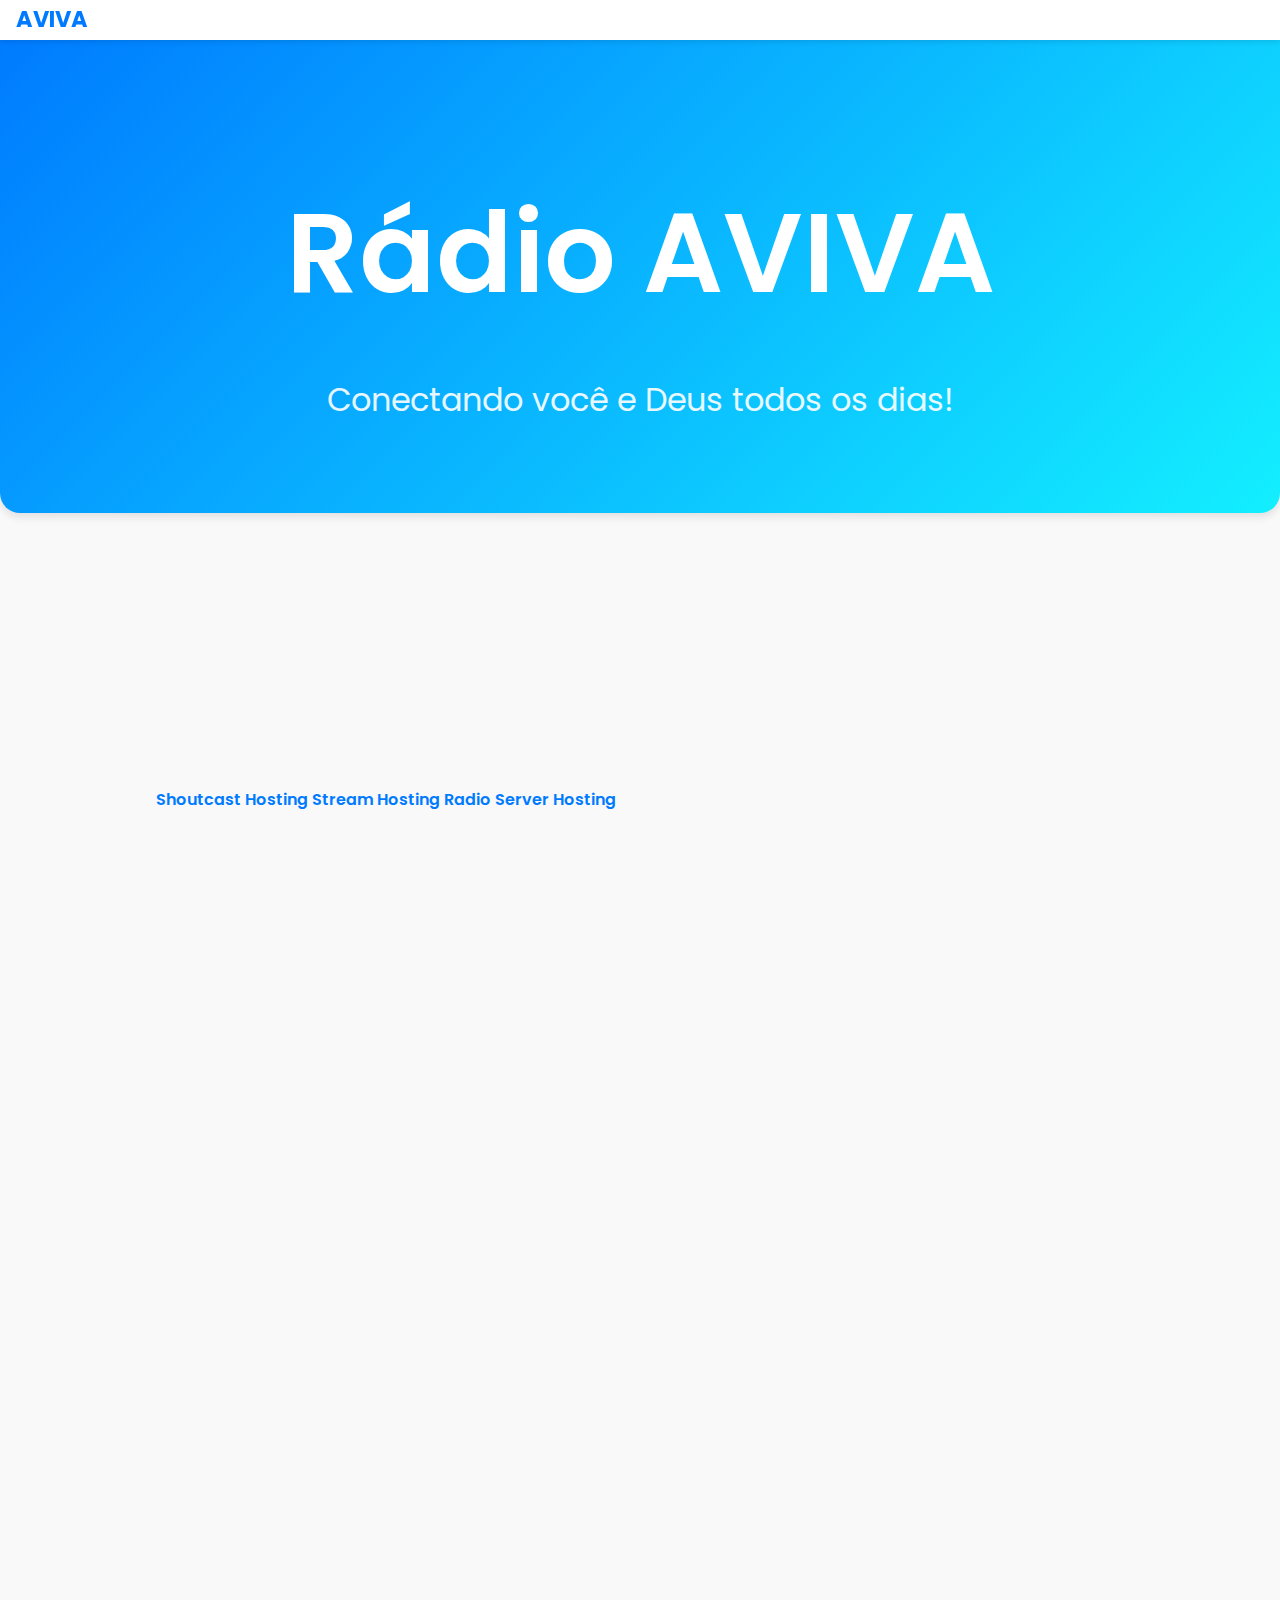
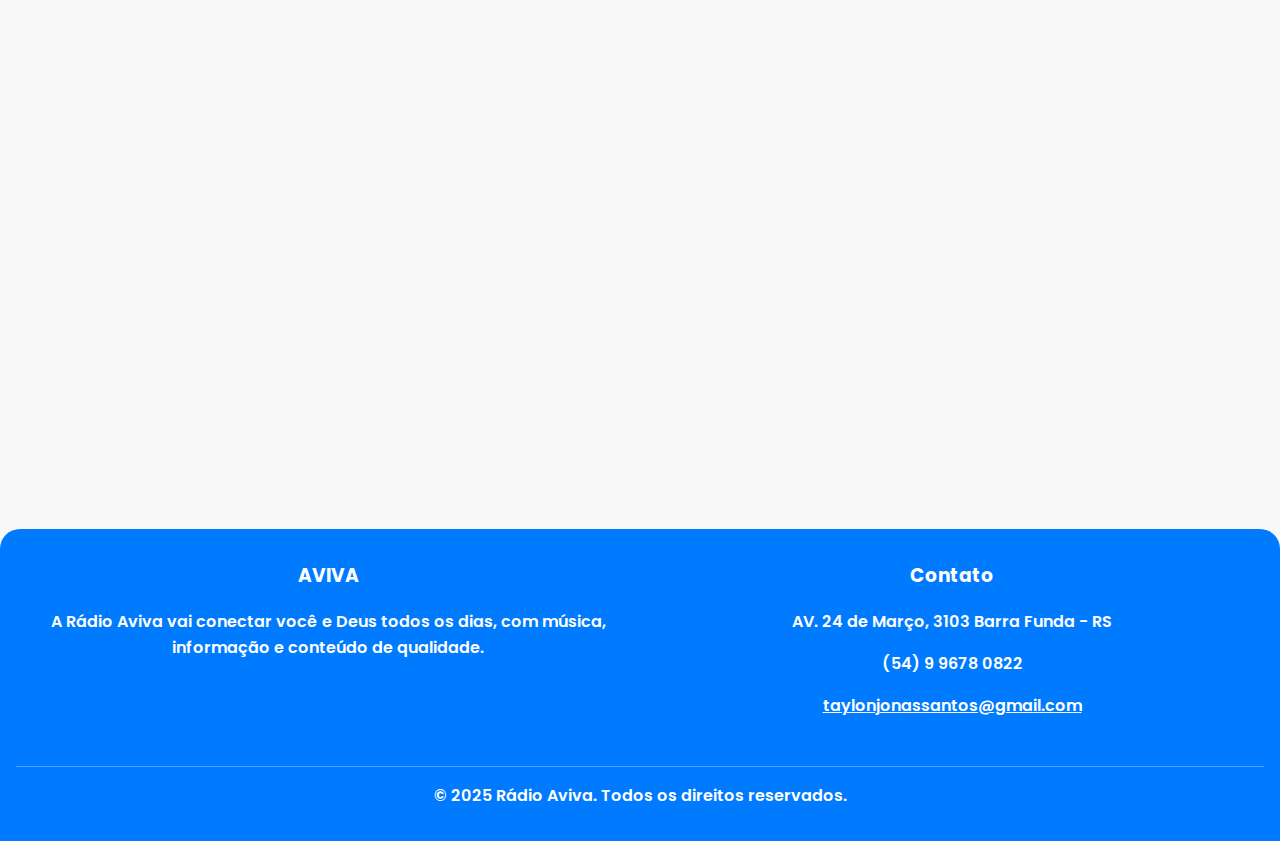
<file: index.html>
<!DOCTYPE html>
<html lang="pt-BR">
<head>
  <meta charset="UTF-8" />
  <meta name="description" content="Rádio AVIVA - Ouça músicas cristãs, pregações e podcasts que conectam você com Deus 24 horas por dia.">
  <meta name="keywords" content="rádio gospel, rádio cristã, louvor, pregação, música evangélica, Rádio AVIVA">
  <meta property="og:title" content="Rádio AVIVA - Música Cristã 24h" />
  <meta property="og:description" content="Ouça músicas cristãs, pregações e podcasts que conectam você com Deus a qualquer hora." />
  <meta name="viewport" content="width=device-width, initial-scale=1" />
  <title>Rádio AVIVA - Música Cristã 24h por Dia</title>

  <link href="https://fonts.googleapis.com/css2?family=Poppins:wght@400;600&display=swap" rel="stylesheet" />

  <style>
    :root {
      --cor-primaria: #ffffff;
      --cor-secundaria: #007bff;
      --cor-destaque: #13efff;
      --cor-fundo: #f9f9f9;
      --cor-texto: #333333;
      --font-base: 'Poppins', sans-serif;
      --radius-base: 12px;
      --shadow-base: 0 4px 8px rgba(0, 0, 0, 0.1);
    }

    *, *::before, *::after {
      box-sizing: border-box;
    }

    body {
      font-family: var(--font-base);
      background-color: var(--cor-fundo);
      color: var(--cor-texto);
      line-height: 1.6;
      margin: 0;
      padding-top: 40px; /* espaço para barra fixa topo */
      transition: background-color 0.3s, color 0.3s;
    }

    /* Barra fixa no topo */
    .top-bar {
  position: fixed;
  top: 0;
  left: 0;
  width: 100%;
  height: 40px;
  background: var(--cor-primaria);
  box-shadow: 0 2px 5px rgba(0,0,0,0.1);
  display: flex;
  align-items: center;
  padding: 0 1rem;
  z-index: 1000;

  justify-content: flex-start; /* Alinha os itens coladinhos à esquerda */
  gap: 1rem; /* Espaço pequeno entre itens */
}

.top-bar .logo {
  color: var(--cor-secundaria);
  font-weight: 700;
  font-size: 1.4rem;
  user-select: none;
  /* Remover flex para que a largura seja natural */
  flex: none;
}

.top-bar .player-controls {
  display: flex;
  align-items: center;
  gap: 0.5rem;
  flex: none;
}


    .top-bar button.play-btn {
      background: var(--cor-secundaria);
      border: none;
      color: var(--cor-primaria);
      padding: 0.3rem 0.8rem;
      border-radius: 5px;
      font-weight: 600;
      cursor: pointer;
      display: flex;
      align-items: center;
      gap: 0.3rem;
      user-select: none;
      transition: background 0.3s ease;
    }
    .top-bar button.play-btn:hover {
      background: var(--cor-destaque);
    }

    .top-bar button.play-btn svg {
      width: 14px;
      height: 14px;
      fill: var(--cor-primaria);
    }

    .top-bar input[type="range"].volume {
      width: 100px;
      cursor: pointer;
    }

    header {
      background: linear-gradient(135deg, var(--cor-secundaria), var(--cor-destaque));
      color: var(--cor-primaria);
      padding: 3rem 1rem 4rem;
      text-align: center;
      border-radius: 0 0 20px 20px;
      box-shadow: var(--shadow-base);
      margin-top: 0;
    }

    header h1 {
      font-size: 7rem;
      margin-bottom: 0.5rem;
      font-weight: 600;
    }

    header p {
      font-size: 2rem;
      margin-bottom: 1.5rem;
      opacity: 0.9;
    }

    .btn-ouvir {
      display: inline-block;
      background-color: var(--cor-destaque);
      color: var(--cor-primaria);
      padding: 0.75rem 1.5rem;
      border-radius: var(--radius-base);
      text-decoration: none;
      font-weight: 600;
      box-shadow: var(--shadow-base);
      transition: background 0.3s ease;
    }

    .btn-ouvir:hover {
      background-color: var(--cor-secundaria);
    }

    main.container {
      max-width: 1000px;
      margin: 2rem auto;
      padding: 0 1rem;
    }

    section.section {
      background: var(--cor-primaria);
      border-radius: var(--radius-base);
      padding: 2rem;
      margin-bottom: 2rem;
      box-shadow: var(--shadow-base);
      opacity: 0;
      transform: translateY(20px);
      animation: fadeInUp 0.8s forwards;
      animation-delay: 0.3s;
    }

    section.section h2 {
      color: var(--cor-secundaria);
      margin-bottom: 1rem;
      border-left: 5px solid var(--cor-destaque);
      padding-left: 0.5rem;
      font-weight: 600;
      font-size: 1.6rem;
    }

    .player {
      text-align: center;
      margin: 2rem 0;
    }

    footer {
      background-color: var(--cor-secundaria);
      color: var(--cor-primaria);
      text-align: center;
      padding: 1.5rem;
      border-radius: 20px 20px 0 0;
      margin-top: 3rem;
      font-weight: 600;
      font-size: 1rem;
    }

    ul {
      list-style: none;
      padding-left: 0;
      margin-top: 0.5rem;
    }

    ul li {
      margin-bottom: 1rem;
      line-height: 1.4;
    }

    ul li::before {
      content: " ";
      color: var(--cor-destaque);
    }

    a {
      color: var(--cor-secundaria);
      text-decoration: none;
      font-weight: 600;
    }

    a:hover,
    a:focus {
      text-decoration: underline;
    }

    .missao-lista {
      display: flex;
      gap: 1.5rem;
      flex-wrap: wrap;
      margin-top: 1rem;
    }

    .missao-item {
      background-color: var(--cor-fundo);
      border-radius: var(--radius-base);
      padding: 1.5rem 1rem;
      box-shadow: 0 3px 6px rgba(0,0,0,0.1);
      flex: 1 1 250px;
      color: var(--cor-texto);
      transition: transform 0.3s ease;
    }

    .missao-item strong {
      display: block;
      color: var(--cor-secundaria);
      font-size: 1.2rem;
      margin-bottom: 0.6rem;
    }

    .missao-item:hover {
      transform: translateY(-5px);
      box-shadow: 0 6px 12px rgba(0,0,0,0.15);
    }

    form input, form textarea {
      width: 100%;
      padding: 0.75rem;
      margin-bottom: 1rem;
      border-radius: var(--radius-base);
      border: 1px solid #ccc;
      font-family: var(--font-base);
    }

    form button {
      background-color: var(--cor-secundaria);
      color: white;
      padding: 0.75rem 1.5rem;
      border: none;
      border-radius: var(--radius-base);
      cursor: pointer;
      font-weight: 600;
      transition: background 0.3s ease;
    }

    form button:hover {
      background-color: var(--cor-destaque);
    }

    @keyframes fadeInUp {
      to {
        opacity: 1;
        transform: translateY(0);
      }
    }

    @media (max-width: 600px) {
      header h1 {
        font-size: 2rem;
      }
      section.section h2 {
        font-size: 1.6rem;
      }
      main.container {
        margin: 1rem auto;
        padding: 0 0.5rem;
      }
      .missao-lista {
        flex-direction: column;
      }
    }
  </style>
</head>
<body>

  <div class="top-bar" role="banner" aria-label="Barra de controle da Rádio AVIVA">
    <div class="logo">AVIVA</div>
    <div class="player-controls"></div>
  </div>

  <header>
    <h1>Rádio AVIVA</h1>
    <p>Conectando você e Deus todos os dias!</p>
  </header>

  <main class="container" role="main">

    <section class="section versiculo" aria-label="Versículo do Dia">
      <h2>Versículo do Dia</h2>
      <blockquote>
        <p>“Filinhos, eu escrevo a vocês porque os seus pecados foram perdoados, graças ao nome de Jesus." 1 João 2:12</p>
      </blockquote>
    </section>

    <div data-type="newStreamPlayer" data-publicToken="1b57d6fc-24fe-48ea-870f-6f0b671a989f" data-theme="light" data-color="1E50E8" data-channelId="9ef30700-8818-4006-9bdf-744edea19e9e" data-rendered="false" class="cstrEmbed"><a href="https://www.caster.fm">Shoutcast Hosting</a> <a href="https://www.caster.fm">Stream Hosting</a> <a href="https://www.caster.fm">Radio Server Hosting</a></div>
    <script src="//cdn.cloud.caster.fm//widgets/embed.js"></script>

    <section class="section missao" aria-label="Nossa Missão">
      <h2>Nossa Missão</h2>
      <div class="missao-lista">
        <div class="missao-item"><strong>Evangelizar</strong> Levar a mensagem do evangelho para o maior número de pessoas possível, através da música, da palavra e do testemunho.</div>
        <div class="missao-item"><strong>Edificar</strong> Fortalecer a fé dos cristãos com conteúdos que edificam, ensinam e inspiram a viver os princípios da palavra de Deus.</div>
        <div class="missao-item"><strong>Conectar</strong> Criar uma comunidade onde os ouvintes possam se conectar uns com os outros, compartilhar experiências e crescer juntos na fé.</div>
      </div>
    </section>
    
    <section class="section missao" aria-label="Nossa Missão">
      <h2>Nossa História</h2>
      <div class="missao-lista">
      <div class="missao-item"><strong>AVIVA</strong> A Rádio Aviva nasceu do sonho de levar conteúdo cristão de qualidade para todas as pessoas, em qualquer lugar e a qualquer hora. Fundada em 2025, começamos como uma pequena web rádio com apenas um casal apaixonados por música e evangelização.
      O nome AVIVA surgiu por ter na igreja que frequentamos, uma banda que com esse nome, a qual fazemos parte tanto no louvor quanto na sonoplastia.
      Nosso sonho é levar a mensagem de Deus com louvores pregações e podcasts.</div>
      </div>
    </section>

    <section class="section pedido-oracao" aria-label="Pedido de Oração">
      <h2>Pedido de Oração</h2>
      <form id="formOracao" action="https://formspree.io/f/meogwlay" method="POST">

  <label>
    Seu Nome:
    <input type="text" name="nome" required>
  </label>
  <label>
    Seu email:
    <input type="email" name="email" required>
  </label>
  <label>
    Pedido de Oração:
    <textarea name="message"></textarea>
  </label>
  <!-- your other form fields go here -->
  <button type="submit">Enviar</button>
</form>
      <div id="formMensagem" style="margin-top:1rem; font-weight:bold;"></div>
    </section>

  </main>

  <footer role="contentinfo" style="background-color: #007bff; color: white; padding: 2rem 1rem; display: flex; justify-content: space-between; flex-wrap: wrap; align-items: flex-start; border-radius: 20px 20px 0 0; margin-top: 3rem;">

  <div style="flex: 1; min-width: 200px; margin-bottom: 1rem;">
    <h3 style="margin-top: 0;">AVIVA</h3>
    <p>A Rádio Aviva vai conectar você e Deus todos os dias, com música, informação e conteúdo de qualidade.</p>
  </div>

  <div style="flex: 1; min-width: 200px; margin-bottom: 1rem;">
    <h3 style="margin-top: 0;">Contato</h3>
    <p>AV. 24 de Março, 3103 Barra Funda - RS</p>
    <p>(54) 9 9678 0822</p>
    <p><a href="mailto:taylonjonassantos@gmail.com" style="color: white; text-decoration: underline;">taylonjonassantos@gmail.com</a></p>
  </div>

  <div style="width: 100%; text-align: center; margin-top: 1rem; border-top: 1px solid rgba(255,255,255,0.3); padding-top: 1rem;">
    © 2025 Rádio Aviva. Todos os direitos reservados.
  </div>

</footer>


  <script>
  let isPlaying = false;
 
  const form = document.getElementById('formOracao');
  const mensagem = document.getElementById('formMensagem');

  form.addEventListener('submit', async e => {
    e.preventDefault();

    const formData = new FormData(form);
    const data = new URLSearchParams(formData);

    try {
      const response = await fetch('https://formspree.io/f/meogwlay', {
        method: 'POST',
        headers: { 'Accept': 'application/json' },
        body: data
      });

      if (response.ok) {
        mensagem.textContent = 'Pedido enviado com sucesso! Obrigado pela confiança.';
        mensagem.style.color = 'green';
        form.reset();
      } else {
        mensagem.textContent = 'Erro ao enviar o pedido. Tente novamente.';
        mensagem.style.color = 'red';
      }
    } catch (error) {
      mensagem.textContent = 'Erro de conexão. Por favor, tente mais tarde.';
      mensagem.style.color = 'red';
    }
  });

</script>


</body>
</html>
</file>
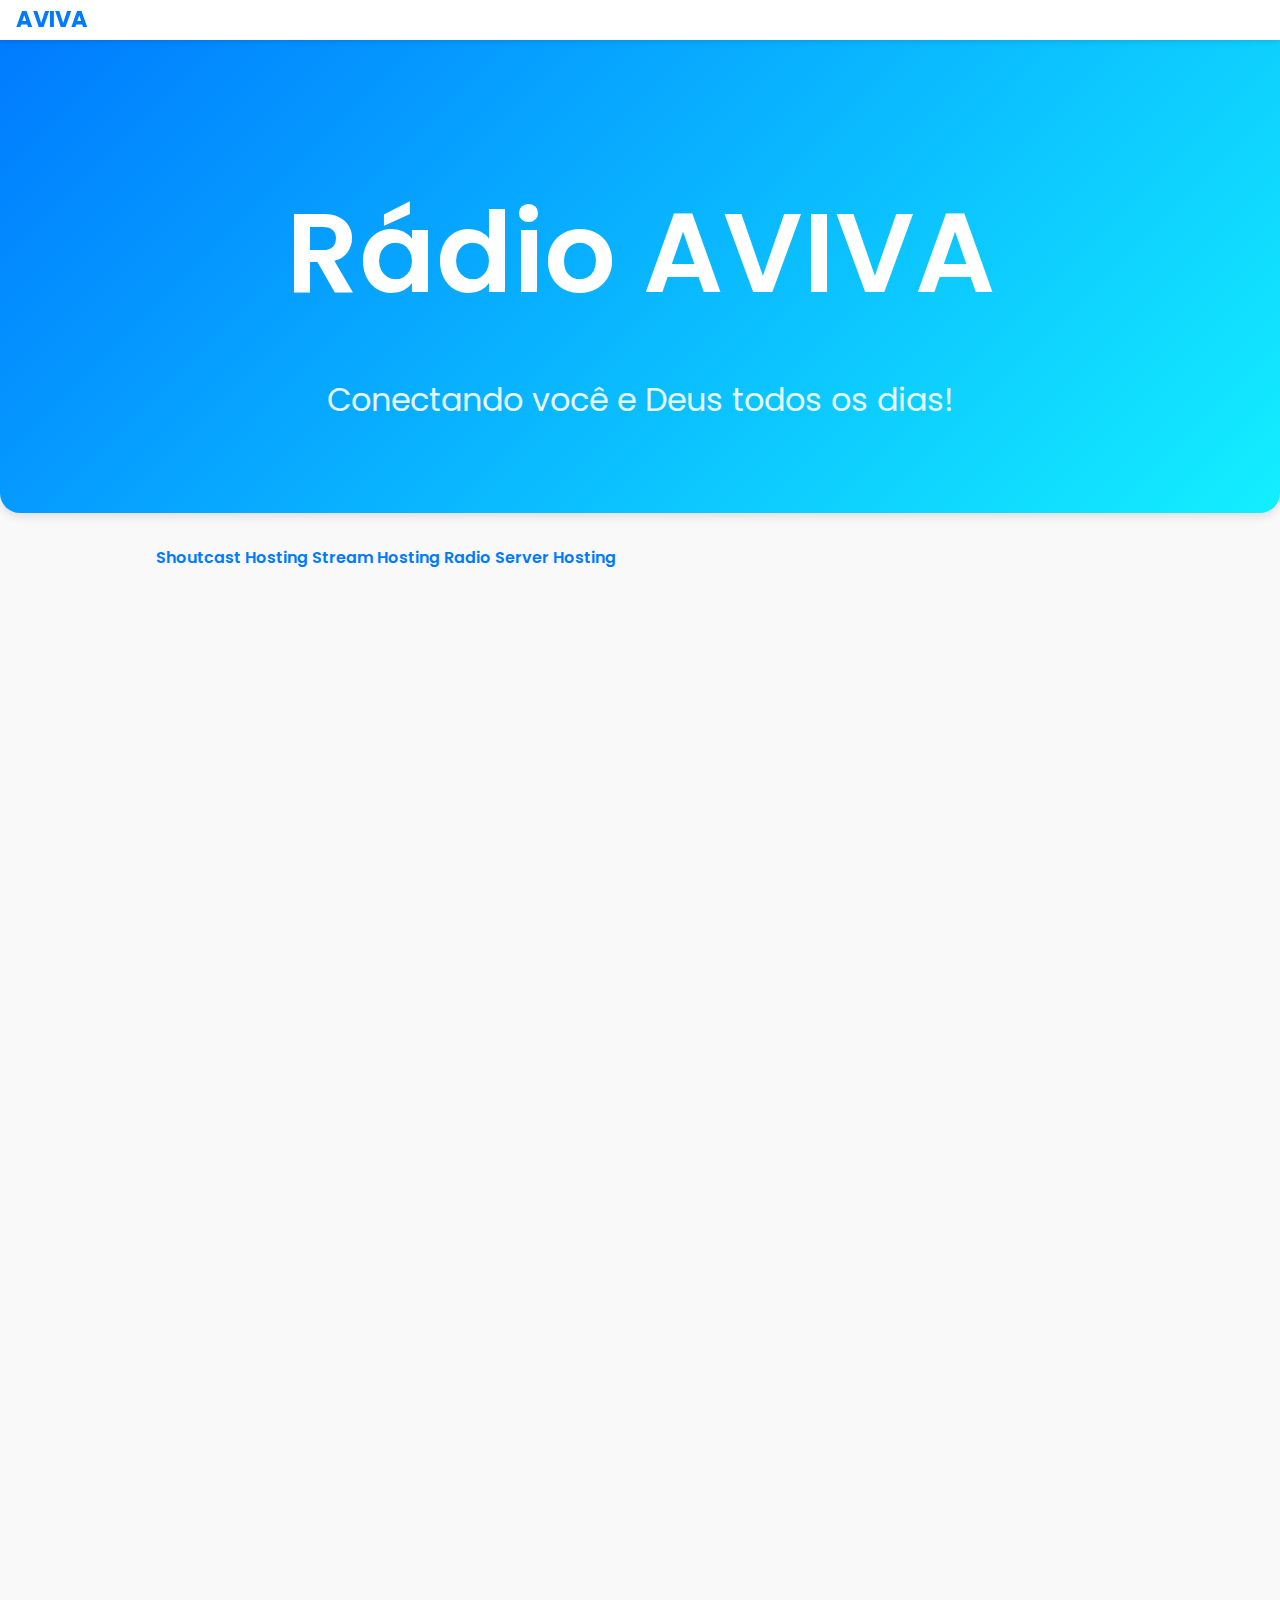
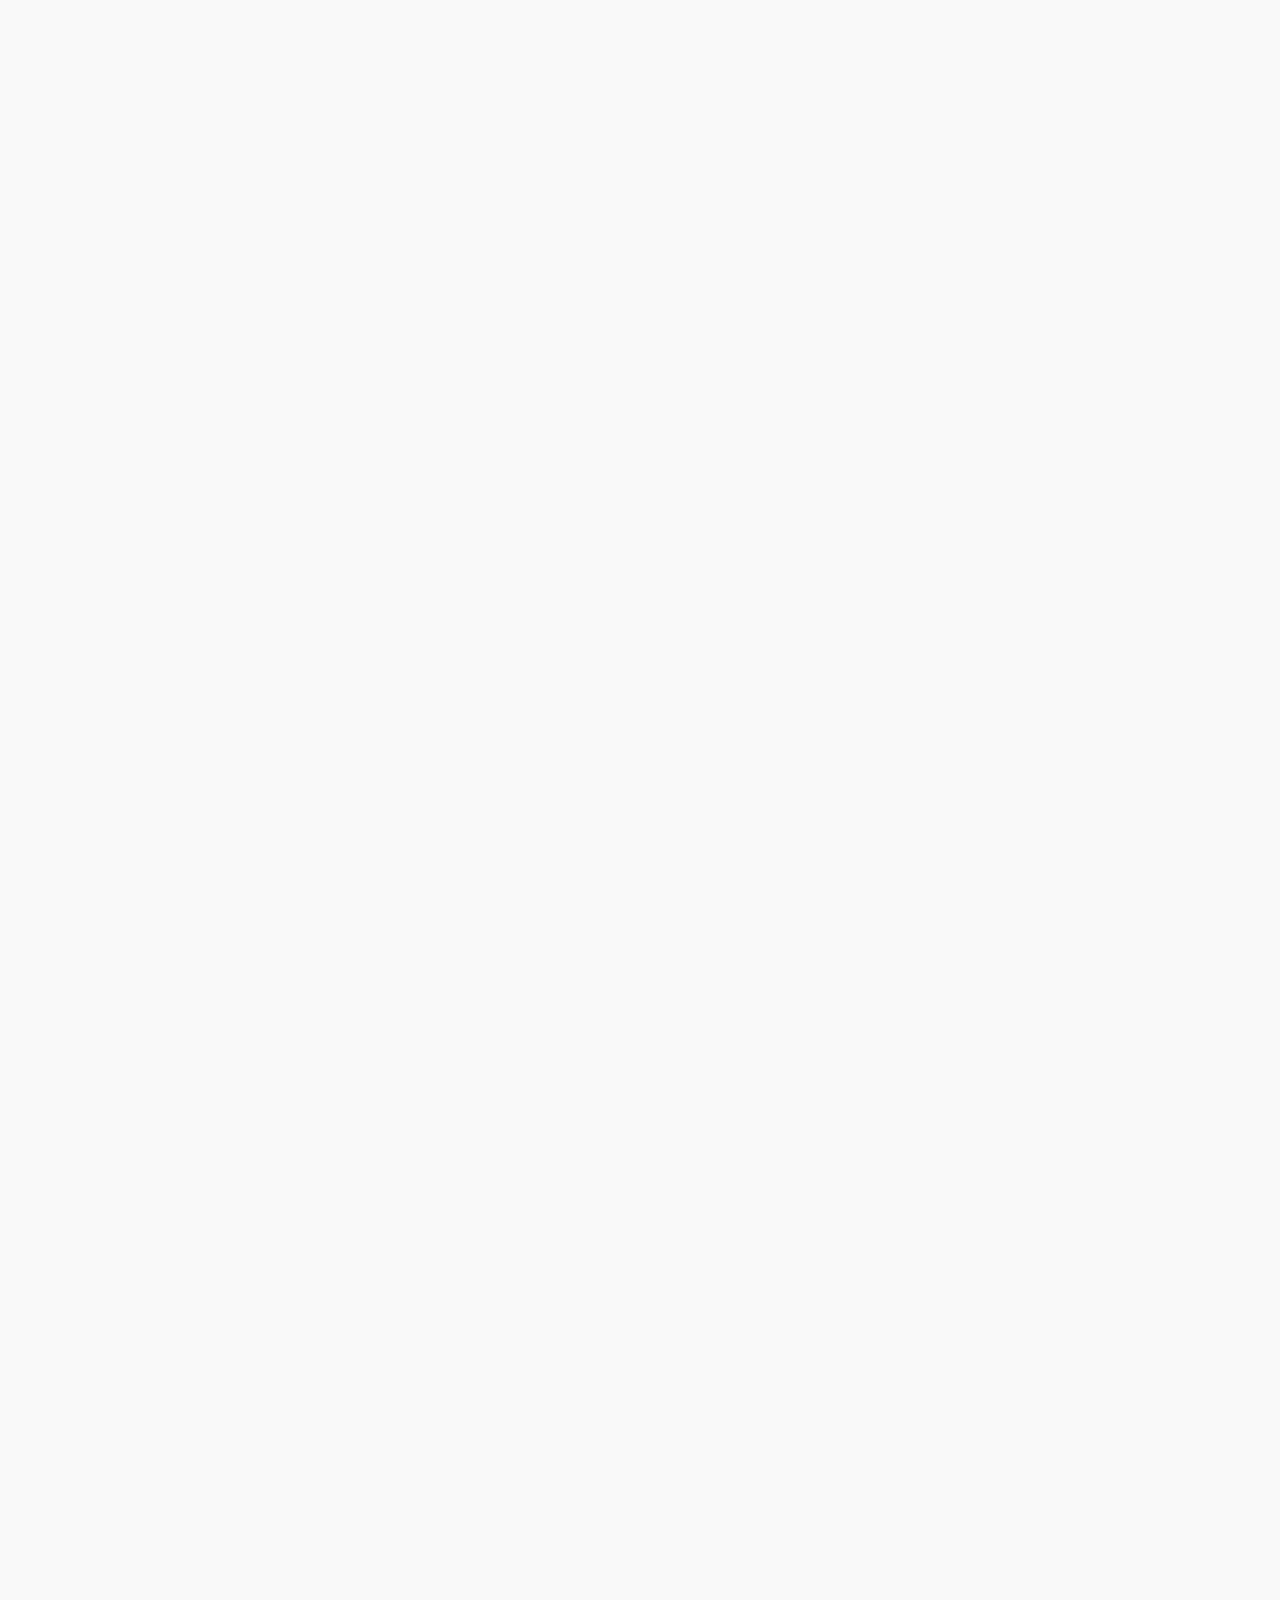
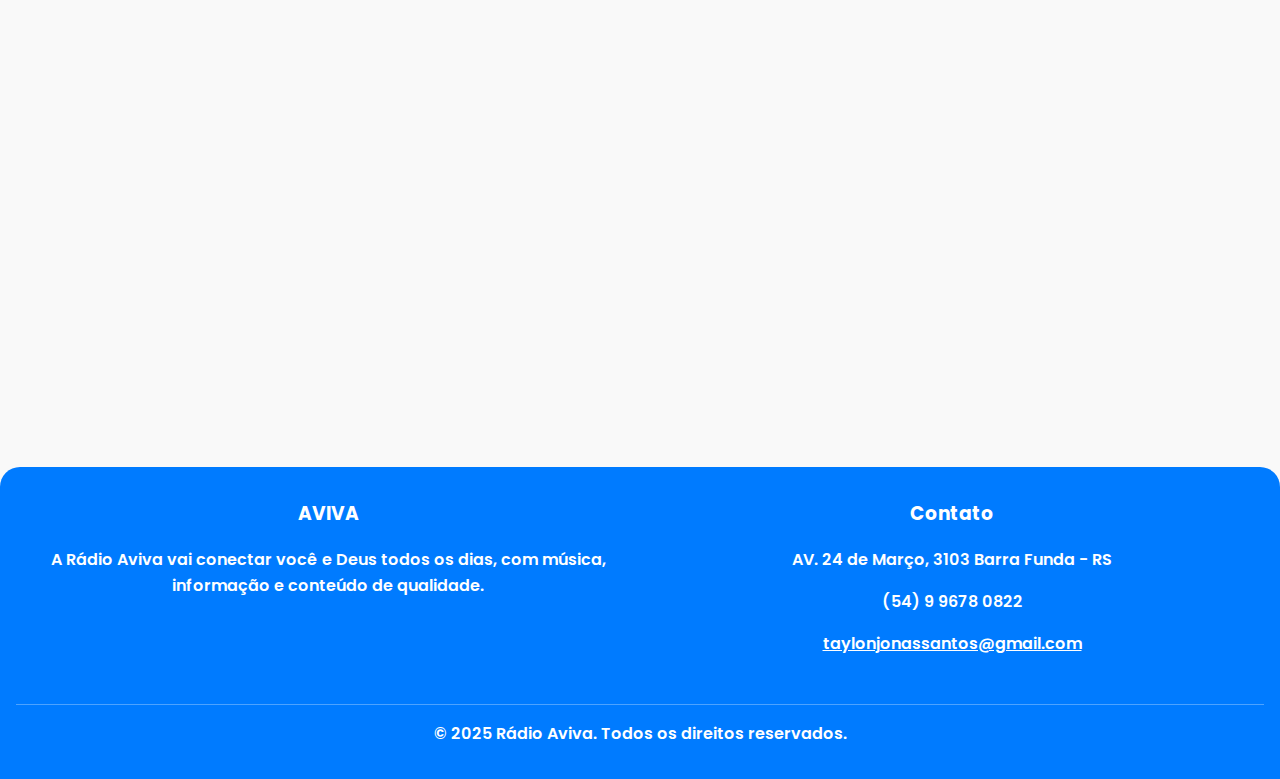
<file: web-radioaviva/index.html>
<!DOCTYPE html>
<html lang="pt-BR">
<head>
    <meta charset="UTF-8" />
    <meta name="description" content="Rádio AVIVA - Ouça músicas cristãs, pregações e podcasts que conectam você com Deus 24 horas por dia.">
    <meta name="keywords" content="rádio gospel, rádio cristã, louvor, pregação, música evangélica, Rádio AVIVA">
    <meta property="og:title" content="Rádio AVIVA - Música Cristã 24h" />
    <meta property="og:description" content="Ouça músicas cristãs, pregações e podcasts que conectam você com Deus a qualquer hora." />
    <meta name="viewport" content="width=device-width, initial-scale=1" />
    <title>Rádio AVIVA - Música Cristã Todos os dias!</title>

    <link href="https://fonts.googleapis.com/css2?family=Poppins:wght@400;600&display=swap" rel="stylesheet" />

    <style>
        :root {
            --cor-primaria: #ffffff;
            --cor-secundaria: #007bff;
            --cor-destaque: #13efff;
            --cor-fundo: #f9f9f9;
            --cor-texto: #333333;
            --font-base: 'Poppins', sans-serif;
            --radius-base: 12px;
            --shadow-base: 0 4px 8px rgba(0, 0, 0, 0.1);
        }

        *, *::before, *::after {
            box-sizing: border-box;
        }

        body {
            font-family: var(--font-base);
            background-color: var(--cor-fundo);
            color: var(--cor-texto);
            line-height: 1.6;
            margin: 0;
            padding-top: 40px; /* espaço para barra fixa topo */
            transition: background-color 0.3s, color 0.3s;
        }

        /* Barra fixa no topo */
        .top-bar {
            position: fixed;
            top: 0;
            left: 0;
            width: 100%;
            height: 40px;
            background: var(--cor-primaria);
            box-shadow: 0 2px 5px rgba(0,0,0,0.1);
            display: flex;
            align-items: center;
            padding: 0 1rem;
            z-index: 1000;
            justify-content: flex-start; /* Alinha os itens coladinhos à esquerda */
            gap: 1rem; /* Espaço pequeno entre itens */
        }

        .top-bar .logo {
            color: var(--cor-secundaria);
            font-weight: 700;
            font-size: 1.4rem;
            user-select: none;
            /* Remover flex para que a largura seja natural */
            flex: none;
        }

        .top-bar .player-controls {
            display: flex;
            align-items: center;
            gap: 0.5rem;
            flex: none;
        }

        .top-bar button.play-btn {
            background: var(--cor-secundaria);
            border: none;
            color: var(--cor-primaria);
            padding: 0.3rem 0.8rem;
            border-radius: 5px;
            font-weight: 600;
            cursor: pointer;
            display: flex;
            align-items: center;
            gap: 0.3rem;
            user-select: none;
            transition: background 0.3s ease;
        }
        .top-bar button.play-btn:hover {
            background: var(--cor-destaque);
        }

        .top-bar button.play-btn svg {
            width: 14px;
            height: 14px;
            fill: var(--cor-primaria);
        }

        .top-bar input[type="range"].volume {
            width: 100px;
            cursor: pointer;
        }

        header {
            background: linear-gradient(135deg, var(--cor-secundaria), var(--cor-destaque));
            color: var(--cor-primaria);
            padding: 3rem 1rem 4rem;
            text-align: center;
            border-radius: 0 0 20px 20px;
            box-shadow: var(--shadow-base);
            margin-top: 0;
        }

        header h1 {
            font-size: 7rem;
            margin-bottom: 0.5rem;
            font-weight: 600;
        }

        header p {
            font-size: 2rem;
            margin-bottom: 1.5rem;
            opacity: 0.9;
        }

        .btn-ouvir {
            display: inline-block;
            background-color: var(--cor-destaque);
            color: var(--cor-primaria);
            padding: 0.75rem 1.5rem;
            border-radius: var(--radius-base);
            text-decoration: none;
            font-weight: 600;
            box-shadow: var(--shadow-base);
            transition: background 0.3s ease;
        }

        .btn-ouvir:hover {
            background-color: var(--cor-secundaria);
        }

        main.container {
            max-width: 1000px;
            margin: 2rem auto;
            padding: 0 1rem;
        }

        section.section {
            background: var(--cor-primaria);
            border-radius: var(--radius-base);
            padding: 2rem;
            margin-bottom: 2rem;
            box-shadow: var(--shadow-base);
            opacity: 0;
            transform: translateY(20px);
            animation: fadeInUp 0.8s forwards;
            animation-delay: 0.3s;
        }

        section.section h2 {
            color: var(--cor-secundaria);
            margin-bottom: 1rem;
            border-left: 5px solid var(--cor-destaque);
            padding-left: 0.5rem;
            font-weight: 600;
            font-size: 1.6rem;
        }

        .player {
            text-align: center;
            margin: 2rem 0;
        }

        footer {
            background-color: var(--cor-secundaria);
            color: var(--cor-primaria);
            text-align: center;
            padding: 1.5rem;
            border-radius: 20px 20px 0 0;
            margin-top: 3rem;
            font-weight: 600;
            font-size: 1rem;
        }

        ul {
            list-style: none;
            padding-left: 0;
            margin-top: 0.5rem;
        }

        ul li {
            margin-bottom: 1rem;
            line-height: 1.4;
        }

        ul li::before {
            content: " "; /* Remove o asterisco */
            color: var(--cor-destaque);
        }

        a {
            color: var(--cor-secundaria);
            text-decoration: none;
            font-weight: 600;
        }

        a:hover,
        a:focus {
            text-decoration: underline;
        }

        .missao-lista {
            display: flex;
            gap: 1.5rem;
            flex-wrap: wrap;
            margin-top: 1rem;
        }

        .missao-item {
            background-color: var(--cor-fundo);
            border-radius: var(--radius-base);
            padding: 1.5rem 1rem;
            box-shadow: 0 3px 6px rgba(0,0,0,0.1);
            flex: 1 1 250px;
            color: var(--cor-texto);
            transition: transform 0.3s ease;
        }

        .missao-item strong {
            display: block;
            color: var(--cor-secundaria);
            font-size: 1.2rem;
            margin-bottom: 0.6rem;
        }

        .missao-item:hover {
            transform: translateY(-5px);
            box-shadow: 0 6px 12px rgba(0,0,0,0.15);
        }

        form input, form textarea {
            width: 100%;
            padding: 0.75rem;
            margin-bottom: 1rem;
            border-radius: var(--radius-base);
            border: 1px solid #ccc;
            font-family: var(--font-base);
        }

        form button {
            background-color: var(--cor-secundaria);
            color: white;
            padding: 0.75rem 1.5rem;
            border: none;
            border-radius: var(--radius-base);
            cursor: pointer;
            font-weight: 600;
            transition: background 0.3s ease;
        }

        form button:hover {
            background-color: var(--cor-destaque);
        }

        @keyframes fadeInUp {
            to {
                opacity: 1;
                transform: translateY(0);
            }
        }

        @media (max-width: 600px) {
            header h1 {
                font-size: 2rem;
            }
            section.section h2 {
                font-size: 1.6rem;
            }
            main.container {
                margin: 1rem auto;
                padding: 0 0.5rem;
            }
            .missao-lista {
                flex-direction: column;
            }
        }
        /* Ajuste específico para o versículo para caber no blockquote */
        #daily-verse p {
            margin: 0;
            padding: 0;
            font-size: 1em; /* Ajuste se quiser um tamanho diferente */
        }
        #daily-verse strong {
            display: block;
            margin-top: 0.5em;
            font-size: 0.9em;
            color: var(--cor-secundaria); /* Ou outra cor que combine */
        }
    </style>
    <link rel="stylesheet" href="wordsearch.css" />
</head>
<body>

    <div class="top-bar" role="banner" aria-label="Barra de controle da Rádio AVIVA">
        <div class="logo">AVIVA</div>
        <div class="player-controls"></div>
    </div>

    <header>
        <h1>Rádio AVIVA</h1>
        <p>Conectando você e Deus todos os dias!</p>
    </header>

    <main class="container" role="main">

        <div data-type="newStreamPlayer" data-publicToken="1b57d6fc-24fe-48ea-870f-6f0b671a989f" data-theme="light" data-color="1E50E8" data-channelId="9ef30700-8818-4006-9bdf-744edea19e9e" data-rendered="false" class="cstrEmbed"><a href="https://www.caster.fm">Shoutcast Hosting</a> <a href="https://www.caster.fm">Stream Hosting</a> <a href="https://www.caster.fm">Radio Server Hosting</a></div>
        <script src="//cdn.cloud.caster.fm//widgets/embed.js"></script>

        <section class="section versiculo" aria-label="Programação">
            <h2>Programação</h2>
            <blockquote>
                <p>A partir das 19:00h</p>
                <p>Uma vida cheia do Espírito!<br>Pregação e louvores</p>
            </blockquote>
        </section>

        <section class="section versiculo" aria-label="Versículo do Dia">
            <h2>Versículo do Dia</h2>
            <blockquote>
                <div id="daily-verse">Carregando versículo...</div>
            </blockquote>
        </section>
    
        <section class="section missao" aria-label="Nossa Missão">
            <h2>Nossa Missão</h2>
            <div class="missao-lista">
                <div class="missao-item"><strong>Evangelizar</strong> Levar a mensagem do evangelho para o maior número de pessoas possível, através da música, da palavra e do testemunho.</div>
                <div class="missao-item"><strong>Edificar</strong> Fortalecer a fé dos cristãos com conteúdos que edificam, ensinam e inspiram a viver os princípios da palavra de Deus.</div>
                <div class="missao-item"><strong>Conectar</strong> Criar uma comunidade onde os ouvintes possam se conectar uns com os outros, compartilhar experiências e crescer juntos na fé.</div>
            </div>
        </section>
        
        <section class="section missao" aria-label="Nossa História">
            <h2>Nossa História</h2>
            <div class="missao-lista">
                <div class="missao-item"><strong>AVIVA</strong> A Rádio Aviva nasceu do sonho de levar conteúdo cristão de qualidade para todas as pessoas, em qualquer lugar e a qualquer hora. Fundada em 2025, começamos como uma pequena web rádio com apenas um casal apaixonados por música e evangelização.
                O nome AVIVA surgiu por ter na igreja que frequentamos, uma banda que com esse nome, a qual fazemos parte tanto no louvor quanto na sonoplastia.
                Nosso sonho é levar a mensagem de Deus com louvores pregações e podcasts.</div>
            </div>
        </section>

        <section class="section game-section-wrapper" aria-label="Jogo Caça-Palavras Bíblico">
            <h2>Jogue Caça-Palavras Bíblico!</h2>
            <div class="body-wordsearch">
                <div class="container-wordsearch">
                    <h1>Caça-Palavras Bíblico</h1>
                    <div id="timer-display">Tempo: 00:00</div>
                    <div class="game-area-wordsearch">
                        <canvas id="wordSearchCanvas" width="500" height="500"></canvas>
                        <div class="word-list-container-wordsearch">
                            <h2>Palavras para Encontrar:</h2>
                            <ul id="word-list">
                            </ul>
                        </div>
                    </div>
                    <button id="restart-button" class="action-button">Reiniciar Jogo</button>
                    <div id="victory-message" class="victory-message" style="display:none;">
                        <p>Parabéns! Você encontrou todas as palavras!</p>
                        <button id="victory-restart-button" class="action-button">Jogar Novamente</button>
                    </div>
                </div>
            </div>
        </section>
        <section class="section pedido-oracao" aria-label="Pedido de Oração">
            <h2>Pedido de Oração</h2>
            <form id="formOracao" action="https://formspree.io/f/meogwlay" method="POST">
                <label>
                    Seu Nome:
                    <input type="text" name="nome" required>
                </label>
                <label>
                    Seu email:
                    <input type="email" name="email" required>
                </label>
                <label>
                    Pedido de Oração:
                    <textarea name="message"></textarea>
                </label>
                <button type="submit">Enviar</button>
            </form>
            <div id="formMensagem" style="margin-top:1rem; font-weight:bold;"></div>
        </section>

    </main>

    <footer role="contentinfo" style="background-color: #007bff; color: white; padding: 2rem 1rem; display: flex; justify-content: space-between; flex-wrap: wrap; align-items: flex-start; border-radius: 20px 20px 0 0; margin-top: 3rem;">

        <div style="flex: 1; min-width: 200px; margin-bottom: 1rem;">
            <h3 style="margin-top: 0;">AVIVA</h3>
            <p>A Rádio Aviva vai conectar você e Deus todos os dias, com música, informação e conteúdo de qualidade.</p>
        </div>

        <div style="flex: 1; min-width: 200px; margin-bottom: 1rem;">
            <h3 style="margin-top: 0;">Contato</h3>
            <p>AV. 24 de Março, 3103 Barra Funda - RS</p>
            <p>(54) 9 9678 0822</p>
            <p><a href="mailto:taylonjonassantos@gmail.com" style="color: white; text-decoration: underline;">taylonjonassantos@gmail.com</a></p>
        </div>

        <div style="width: 100%; text-align: center; margin-top: 1rem; border-top: 1px solid rgba(255,255,255,0.3); padding-top: 1rem;">
            © 2025 Rádio Aviva. Todos os direitos reservados.
        </div>

    </footer>

    <script src="wordsearch.js"></script>
    <script>
        // SEU SCRIPT EXISTENTE AQUI (Do formulário e do player da rádio)
        let isPlaying = false;
    
        const form = document.getElementById('formOracao');
        const mensagem = document.getElementById('formMensagem');

        form.addEventListener('submit', async e => {
            e.preventDefault();

            const formData = new FormData(form);
            const data = new URLSearchParams(formData);

            try {
                const response = await fetch('https://formspree.io/f/meogwlay', {
                    method: 'POST',
                    headers: { 'Accept': 'application/json' },
                    body: data
                });

                if (response.ok) {
                    mensagem.textContent = 'Pedido enviado com sucesso! Obrigado pela confiança.';
                    mensagem.style.color = 'green';
                    form.reset();
                } else {
                    mensagem.textContent = 'Erro ao enviar o pedido. Tente novamente.';
                    mensagem.style.color = 'red';
                }
            } catch (error) {
                mensagem.textContent = 'Erro de conexão. Por favor, tente mais tarde.';
                mensagem.style.color = 'red';
            }
        });

        // Seu script existente (Formulário, etc.) ...

// --- NOVO CÓDIGO PARA O VERSÍCULO DO DIA (usando Bible API) ---
document.addEventListener('DOMContentLoaded', () => {
    const dailyVerseElement = document.getElementById('daily-verse');

    if (dailyVerseElement) {
        fetchDailyVerse();
    }

    async function fetchDailyVerse() {
        try {
            // URL da Bible API para um versículo aleatório na versão Almeida Revista e Corrigida (ARC)
            // Você pode mudar 'arc' para 'nvi' se preferir a Nova Versão Internacional
            // ou consultar a documentação para outras versões: https://bible-api.com/
            const response = await fetch('https://bible-api.com/random?translation=arc');
            
            if (!response.ok) {
                const errorText = await response.text();
                console.error(`Erro na resposta da API: ${response.status} - ${response.statusText}`, errorText);
                throw new Error(`Erro ao buscar o versículo: ${response.statusText}`);
            }

            const data = await response.json();

            // Adicionar um console.log para inspecionar os dados recebidos
            console.log("Dados recebidos da Bible API:", data);

            // A Bible API tem a estrutura: data.text, data.reference
            if (data && data.text && data.reference) {
                const verseText = data.text;
                const verseReference = data.reference; // Ex: "Provérbios 3:5-6"
                dailyVerseElement.innerHTML = `<p>"<span class="math-inline">\{verseText\}"</p\><p\><strong\></span>{verseReference}</strong></p>`;
            } else {
                console.error("Estrutura de dados da Bible API inesperada:", data);
                dailyVerseElement.innerHTML = '<p>Formato de versículo inválido recebido da API. Tente novamente mais tarde.</p>';
            }

        } catch (error) {
            console.error('Falha ao carregar o versículo do dia:', error);
            dailyVerseElement.innerHTML = '<p>Não foi possível carregar o versículo do dia. Verifique sua conexão ou tente mais tarde.</p>';
        }
    }
});
// --- FIM DO NOVO CÓDIGO ---
    </script>

</body>
</html>
</file>
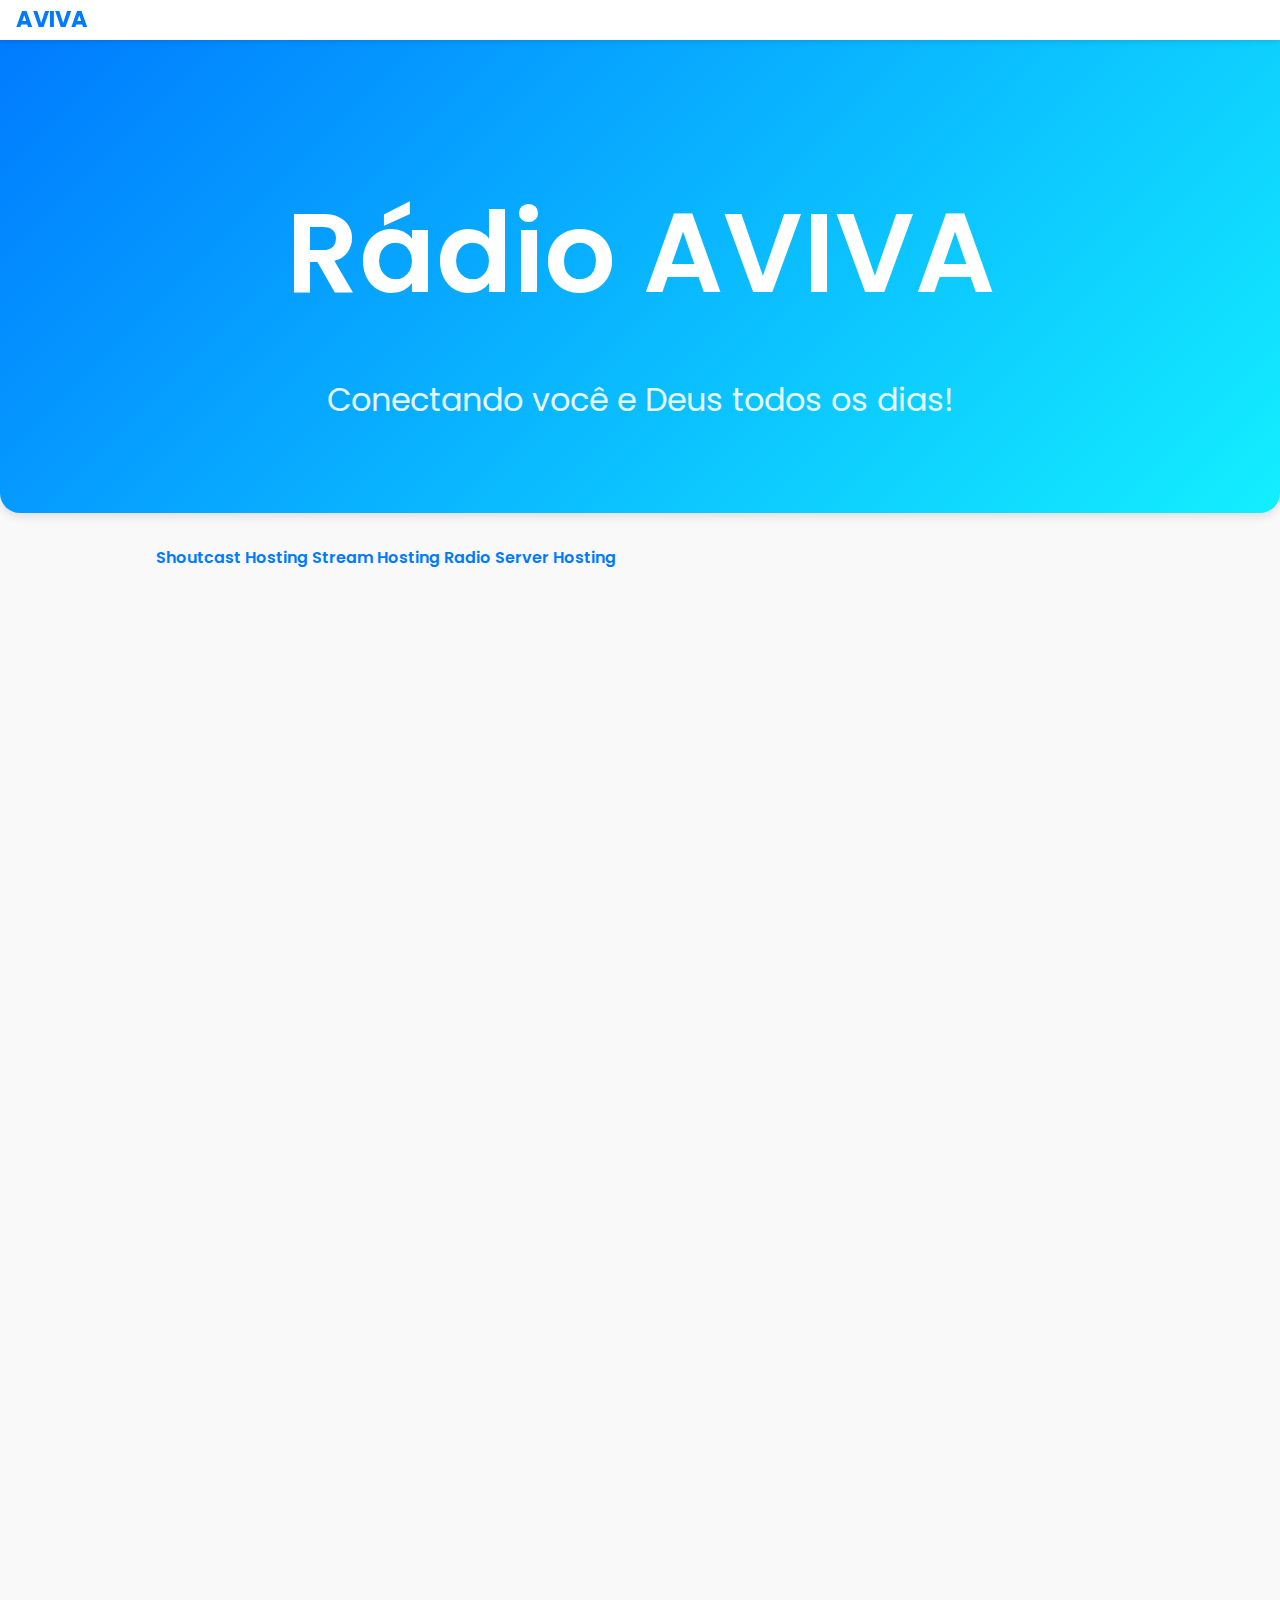
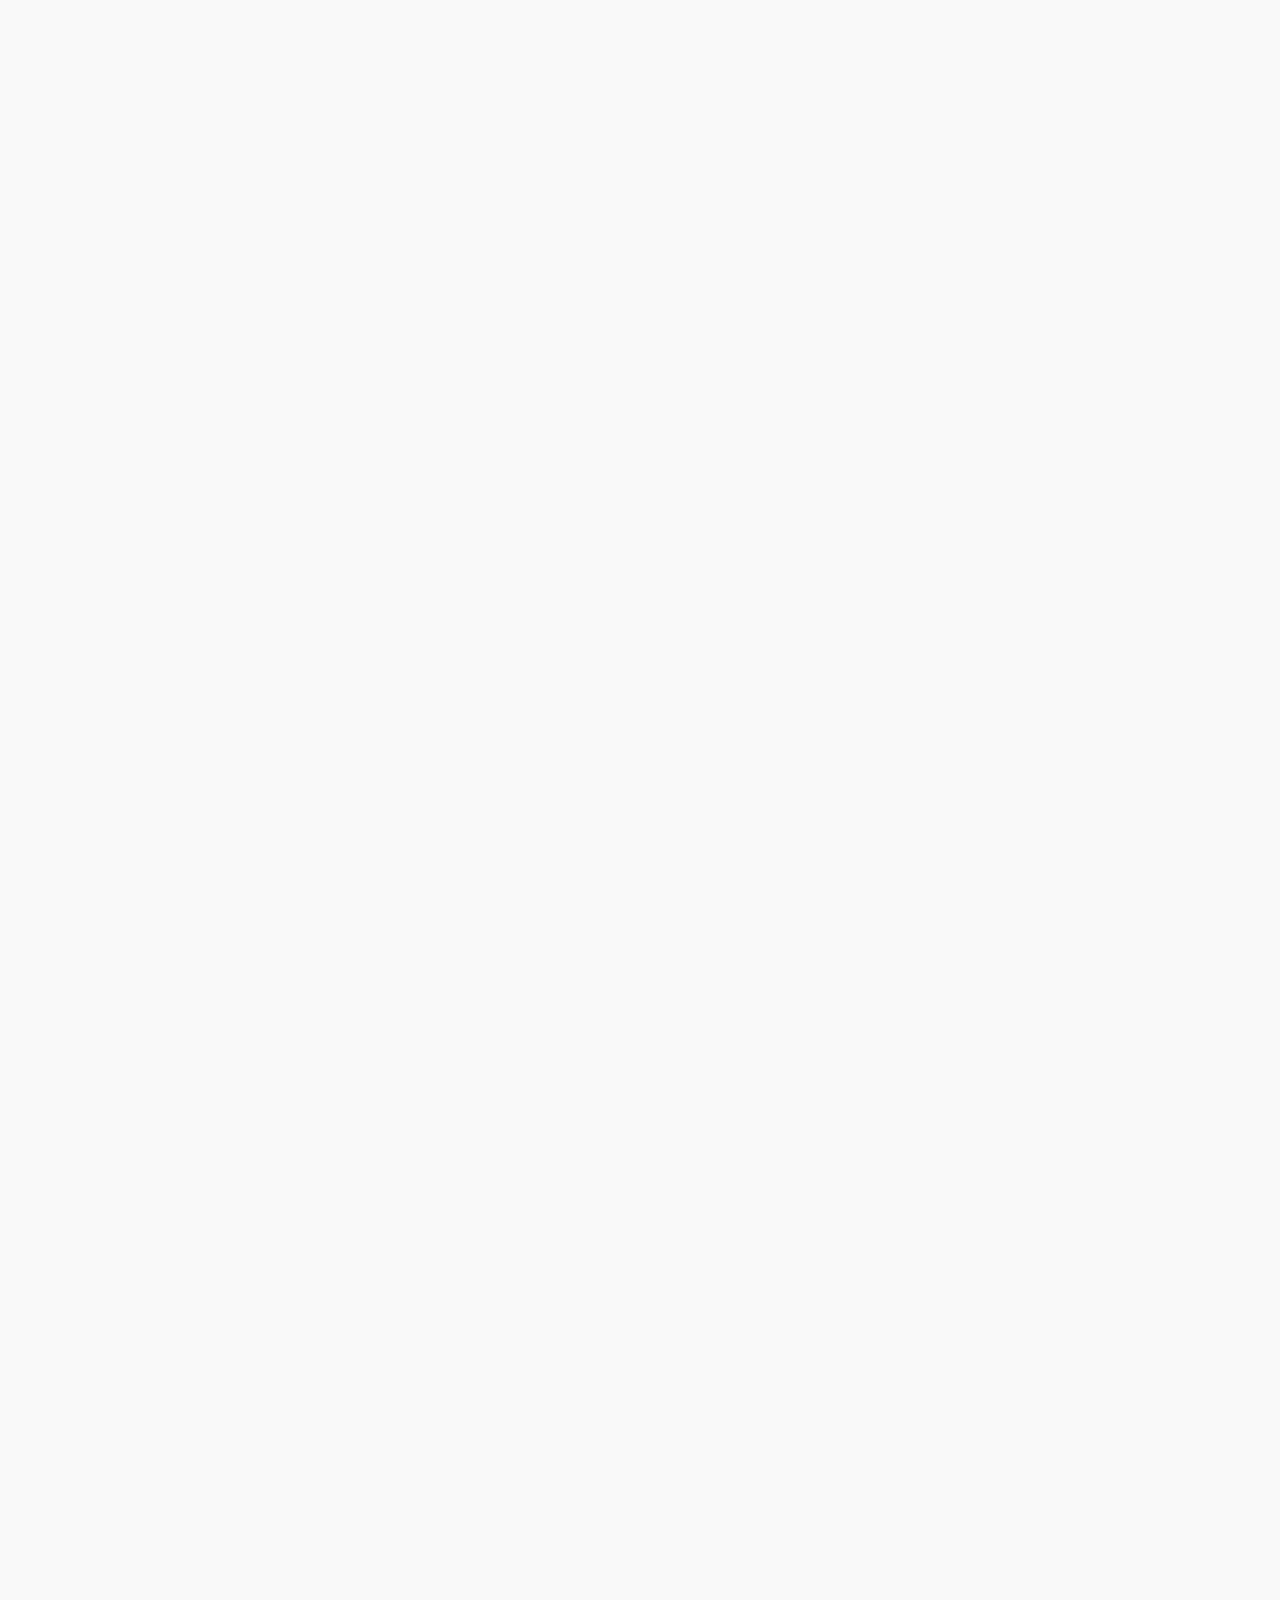
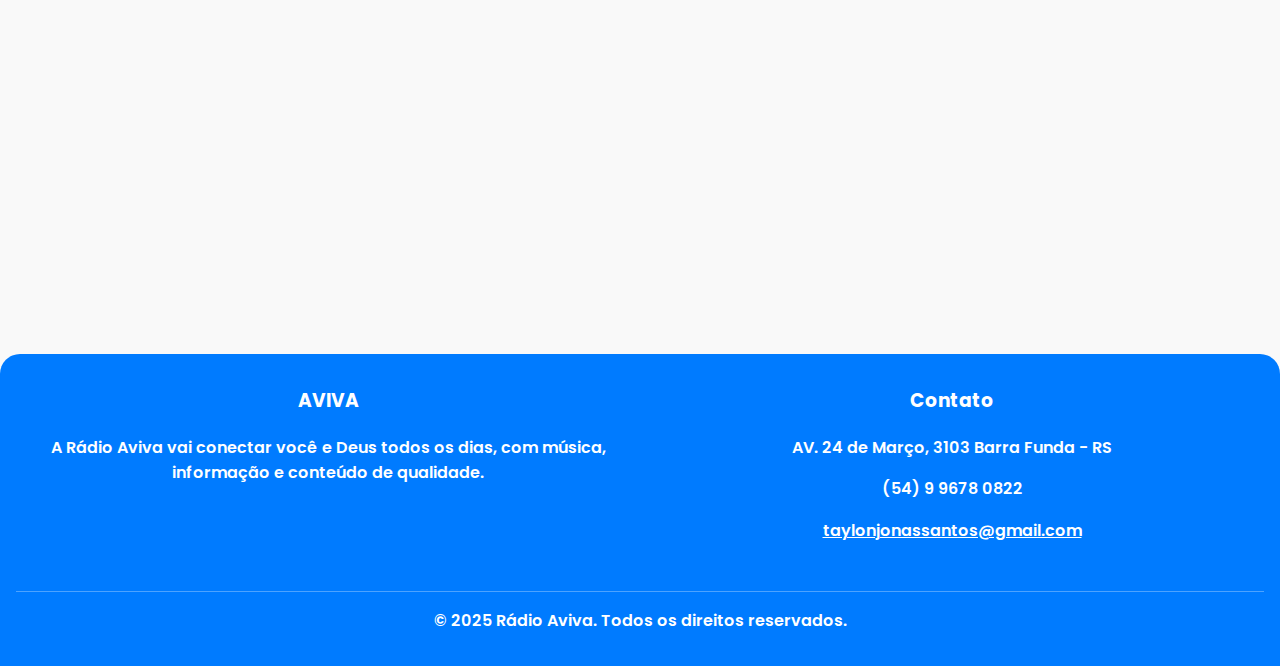
<file: radioaviva.html>
<!DOCTYPE html>
<html lang="pt-BR">
<head>
    <meta charset="UTF-8" />
    <meta name="description" content="Rádio AVIVA - Ouça músicas cristãs, pregações e podcasts que conectam você com Deus 24 horas por dia.">
    <meta name="keywords" content="rádio gospel, rádio cristã, louvor, pregação, música evangélica, Rádio AVIVA">
    <meta property="og:title" content="Rádio AVIVA - Música Cristã 24h" />
    <meta property="og:description" content="Ouça músicas cristãs, pregações e podcasts que conectam você com Deus a qualquer hora." />
    <meta name="viewport" content="width=device-width, initial-scale=1" />
    <title>Rádio AVIVA - Música Cristã Todos os dias!</title>

    <link href="https://fonts.googleapis.com/css2?family=Poppins:wght@400;600&display=swap" rel="stylesheet" />

    <style>
        :root {
            --cor-primaria: #ffffff;
            --cor-secundaria: #007bff;
            --cor-destaque: #13efff;
            --cor-fundo: #f9f9f9;
            --cor-texto: #333333;
            --font-base: 'Poppins', sans-serif;
            --radius-base: 12px;
            --shadow-base: 0 4px 8px rgba(0, 0, 0, 0.1);
        }

        *, *::before, *::after {
            box-sizing: border-box;
        }

        body {
            font-family: var(--font-base);
            background-color: var(--cor-fundo);
            color: var(--cor-texto);
            line-height: 1.6;
            margin: 0;
            padding-top: 40px; /* espaço para barra fixa topo */
            transition: background-color 0.3s, color 0.3s;
        }

        /* Barra fixa no topo */
        .top-bar {
            position: fixed;
            top: 0;
            left: 0;
            width: 100%;
            height: 40px;
            background: var(--cor-primaria);
            box-shadow: 0 2px 5px rgba(0,0,0,0.1);
            display: flex;
            align-items: center;
            padding: 0 1rem;
            z-index: 1000;
            justify-content: flex-start; /* Alinha os itens coladinhos à esquerda */
            gap: 1rem; /* Espaço pequeno entre itens */
        }

        .top-bar .logo {
            color: var(--cor-secundaria);
            font-weight: 700;
            font-size: 1.4rem;
            user-select: none;
            /* Remover flex para que a largura seja natural */
            flex: none;
        }

        .top-bar .player-controls {
            display: flex;
            align-items: center;
            gap: 0.5rem;
            flex: none;
        }

        .top-bar button.play-btn {
            background: var(--cor-secundaria);
            border: none;
            color: var(--cor-primaria);
            padding: 0.3rem 0.8rem;
            border-radius: 5px;
            font-weight: 600;
            cursor: pointer;
            display: flex;
            align-items: center;
            gap: 0.3rem;
            user-select: none;
            transition: background 0.3s ease;
        }
        .top-bar button.play-btn:hover {
            background: var(--cor-destaque);
        }

        .top-bar button.play-btn svg {
            width: 14px;
            height: 14px;
            fill: var(--cor-primaria);
        }

        .top-bar input[type="range"].volume {
            width: 100px;
            cursor: pointer;
        }

        header {
            background: linear-gradient(135deg, var(--cor-secundaria), var(--cor-destaque));
            color: var(--cor-primaria);
            padding: 3rem 1rem 4rem;
            text-align: center;
            border-radius: 0 0 20px 20px;
            box-shadow: var(--shadow-base);
            margin-top: 0;
        }

        header h1 {
            font-size: 7rem;
            margin-bottom: 0.5rem;
            font-weight: 600;
        }

        header p {
            font-size: 2rem;
            margin-bottom: 1.5rem;
            opacity: 0.9;
        }

        .btn-ouvir {
            display: inline-block;
            background-color: var(--cor-destaque);
            color: var(--cor-primaria);
            padding: 0.75rem 1.5rem;
            border-radius: var(--radius-base);
            text-decoration: none;
            font-weight: 600;
            box-shadow: var(--shadow-base);
            transition: background 0.3s ease;
        }

        .btn-ouvir:hover {
            background-color: var(--cor-secundaria);
        }

        main.container {
            max-width: 1000px;
            margin: 2rem auto;
            padding: 0 1rem;
        }

        section.section {
            background: var(--cor-primaria);
            border-radius: var(--radius-base);
            padding: 2rem;
            margin-bottom: 2rem;
            box-shadow: var(--shadow-base);
            opacity: 0;
            transform: translateY(20px);
            animation: fadeInUp 0.8s forwards;
            animation-delay: 0.3s;
        }

        section.section h2 {
            color: var(--cor-secundaria);
            margin-bottom: 1rem;
            border-left: 5px solid var(--cor-destaque);
            padding-left: 0.5rem;
            font-weight: 600;
            font-size: 1.6rem;
        }

        .player {
            text-align: center;
            margin: 2rem 0;
        }

        footer {
            background-color: var(--cor-secundaria);
            color: var(--cor-primaria);
            text-align: center;
            padding: 1.5rem;
            border-radius: 20px 20px 0 0;
            margin-top: 3rem;
            font-weight: 600;
            font-size: 1rem;
        }

        ul {
            list-style: none;
            padding-left: 0;
            margin-top: 0.5rem;
        }

        ul li {
            margin-bottom: 1rem;
            line-height: 1.4;
        }

        ul li::before {
            content: " "; /* Remove o asterisco */
            color: var(--cor-destaque);
        }

        a {
            color: var(--cor-secundaria);
            text-decoration: none;
            font-weight: 600;
        }

        a:hover,
        a:focus {
            text-decoration: underline;
        }

        .missao-lista {
            display: flex;
            gap: 1.5rem;
            flex-wrap: wrap;
            margin-top: 1rem;
        }

        .missao-item {
            background-color: var(--cor-fundo);
            border-radius: var(--radius-base);
            padding: 1.5rem 1rem;
            box-shadow: 0 3px 6px rgba(0,0,0,0.1);
            flex: 1 1 250px;
            color: var(--cor-texto);
            transition: transform 0.3s ease;
        }

        .missao-item strong {
            display: block;
            color: var(--cor-secundaria);
            font-size: 1.2rem;
            margin-bottom: 0.6rem;
        }

        .missao-item:hover {
            transform: translateY(-5px);
            box-shadow: 0 6px 12px rgba(0,0,0,0.15);
        }

        form input, form textarea {
            width: 100%;
            padding: 0.75rem;
            margin-bottom: 1rem;
            border-radius: var(--radius-base);
            border: 1px solid #ccc;
            font-family: var(--font-base);
        }

        form button {
            background-color: var(--cor-secundaria);
            color: white;
            padding: 0.75rem 1.5rem;
            border: none;
            border-radius: var(--radius-base);
            cursor: pointer;
            font-weight: 600;
            transition: background 0.3s ease;
        }

        form button:hover {
            background-color: var(--cor-destaque);
        }

        @keyframes fadeInUp {
            to {
                opacity: 1;
                transform: translateY(0);
            }
        }

        @media (max-width: 600px) {
            header h1 {
                font-size: 2rem;
            }
            section.section h2 {
                font-size: 1.6rem;
            }
            main.container {
                margin: 1rem auto;
                padding: 0 0.5rem;
            }
            .missao-lista {
                flex-direction: column;
            }
        }
        /* Ajuste específico para o versículo para caber no blockquote */
        #daily-verse p {
            margin: 0;
            padding: 0;
            font-size: 1em; /* Ajuste se quiser um tamanho diferente */
        }
        #daily-verse strong {
            display: block;
            margin-top: 0.5em;
            font-size: 0.9em;
            color: var(--cor-secundaria); /* Ou outra cor que combine */
        }
    </style>
    <link rel="stylesheet" href="wordsearch.css" />
</head>
<body>

    <div class="top-bar" role="banner" aria-label="Barra de controle da Rádio AVIVA">
        <div class="logo">AVIVA</div>
        <div class="player-controls"></div>
    </div>

    <header>
        <h1>Rádio AVIVA</h1>
        <p>Conectando você e Deus todos os dias!</p>
    </header>

    <main class="container" role="main">

        <div data-type="newStreamPlayer" data-publicToken="1b57d6fc-24fe-48ea-870f-6f0b671a989f" data-theme="light" data-color="1E50E8" data-channelId="9ef30700-8818-4006-9bdf-744edea19e9e" data-rendered="false" class="cstrEmbed"><a href="https://www.caster.fm">Shoutcast Hosting</a> <a href="https://www.caster.fm">Stream Hosting</a> <a href="https://www.caster.fm">Radio Server Hosting</a></div>
        <script src="//cdn.cloud.caster.fm//widgets/embed.js"></script>

        <section class="section versiculo" aria-label="Programação">
            <h2>Programação</h2>
            <blockquote>
                <p>A partir das 19:00h</p>
                <p>Uma vida cheia do Espírito!<br>Pregação e louvores</p>
            </blockquote>
        </section>

        <section class="section versiculo" aria-label="Versículo do Dia">
            <h2>Versículo do Dia</h2>
            <blockquote>
                <div id="daily-verse">Carregando versículo...</div>
            </blockquote>
        </section>
    
        <section class="section missao" aria-label="Nossa Missão">
            <h2>Nossa Missão</h2>
            <div class="missao-lista">
                <div class="missao-item"><strong>Evangelizar</strong> Levar a mensagem do evangelho para o maior número de pessoas possível, através da música, da palavra e do testemunho.</div>
                <div class="missao-item"><strong>Edificar</strong> Fortalecer a fé dos cristãos com conteúdos que edificam, ensinam e inspiram a viver os princípios da palavra de Deus.</div>
                <div class="missao-item"><strong>Conectar</strong> Criar uma comunidade onde os ouvintes possam se conectar uns com os outros, compartilhar experiências e crescer juntos na fé.</div>
            </div>
        </section>
        
        <section class="section missao" aria-label="Nossa História">
            <h2>Nossa História</h2>
            <div class="missao-lista">
                <div class="missao-item"><strong>AVIVA</strong> A Rádio Aviva nasceu do sonho de levar conteúdo cristão de qualidade para todas as pessoas, em qualquer lugar e a qualquer hora. Fundada em 2025, começamos como uma pequena web rádio com apenas um casal apaixonados por música e evangelização.
                O nome AVIVA surgiu por ter na igreja que frequentamos, uma banda que com esse nome, a qual fazemos parte tanto no louvor quanto na sonoplastia.
                Nosso sonho é levar a mensagem de Deus com louvores pregações e podcasts.</div>
            </div>
        </section>

        <section class="section game-section-wrapper" aria-label="Jogo Caça-Palavras Bíblico">
            <h2>Jogue Caça-Palavras Bíblico!</h2>
            <div class="body-wordsearch">
                <div class="container-wordsearch">
                    <h1>Caça-Palavras Bíblico</h1>
                    <div id="timer-display">Tempo: 00:00</div>
                    <div class="game-area-wordsearch">
                        <canvas id="wordSearchCanvas" width="500" height="500"></canvas>
                        <div class="word-list-container-wordsearch">
                            <h2>Palavras para Encontrar:</h2>
                            <ul id="word-list">
                            </ul>
                        </div>
                    </div>
                    <button id="restart-button" class="action-button">Reiniciar Jogo</button>
                    <div id="victory-message" class="victory-message" style="display:none;">
                        <p>Parabéns! Você encontrou todas as palavras!</p>
                        <button id="victory-restart-button" class="action-button">Jogar Novamente</button>
                    </div>
                </div>
            </div>
        </section>
        <section class="section pedido-oracao" aria-label="Pedido de Oração">
            <h2>Pedido de Oração</h2>
            <form id="formOracao" action="https://formspree.io/f/meogwlay" method="POST">
                <label>
                    Seu Nome:
                    <input type="text" name="nome" required>
                </label>
                <label>
                    Seu email:
                    <input type="email" name="email" required>
                </label>
                <label>
                    Pedido de Oração:
                    <textarea name="message"></textarea>
                </label>
                <button type="submit">Enviar</button>
            </form>
            <div id="formMensagem" style="margin-top:1rem; font-weight:bold;"></div>
        </section>

    </main>

    <footer role="contentinfo" style="background-color: #007bff; color: white; padding: 2rem 1rem; display: flex; justify-content: space-between; flex-wrap: wrap; align-items: flex-start; border-radius: 20px 20px 0 0; margin-top: 3rem;">

        <div style="flex: 1; min-width: 200px; margin-bottom: 1rem;">
            <h3 style="margin-top: 0;">AVIVA</h3>
            <p>A Rádio Aviva vai conectar você e Deus todos os dias, com música, informação e conteúdo de qualidade.</p>
        </div>

        <div style="flex: 1; min-width: 200px; margin-bottom: 1rem;">
            <h3 style="margin-top: 0;">Contato</h3>
            <p>AV. 24 de Março, 3103 Barra Funda - RS</p>
            <p>(54) 9 9678 0822</p>
            <p><a href="mailto:taylonjonassantos@gmail.com" style="color: white; text-decoration: underline;">taylonjonassantos@gmail.com</a></p>
        </div>

        <div style="width: 100%; text-align: center; margin-top: 1rem; border-top: 1px solid rgba(255,255,255,0.3); padding-top: 1rem;">
            © 2025 Rádio Aviva. Todos os direitos reservados.
        </div>

    </footer>

    <script src="wordsearch.js"></script>
    <script>
        // SEU SCRIPT EXISTENTE AQUI (Do formulário e do player da rádio)
        let isPlaying = false;
    
        const form = document.getElementById('formOracao');
        const mensagem = document.getElementById('formMensagem');

        form.addEventListener('submit', async e => {
            e.preventDefault();

            const formData = new FormData(form);
            const data = new URLSearchParams(formData);

            try {
                const response = await fetch('https://formspree.io/f/meogwlay', {
                    method: 'POST',
                    headers: { 'Accept': 'application/json' },
                    body: data
                });

                if (response.ok) {
                    mensagem.textContent = 'Pedido enviado com sucesso! Obrigado pela confiança.';
                    mensagem.style.color = 'green';
                    form.reset();
                } else {
                    mensagem.textContent = 'Erro ao enviar o pedido. Tente novamente.';
                    mensagem.style.color = 'red';
                }
            } catch (error) {
                mensagem.textContent = 'Erro de conexão. Por favor, tente mais tarde.';
                mensagem.style.color = 'red';
            }
        });

        // Seu script existente (Formulário, etc.) ...

// --- NOVO CÓDIGO PARA O VERSÍCULO DO DIA (usando Bible API) ---
document.addEventListener('DOMContentLoaded', () => {
    const dailyVerseElement = document.getElementById('daily-verse');

    if (dailyVerseElement) {
        fetchDailyVerse();
    }

    async function fetchDailyVerse() {
        try {
            // URL da Bible API para um versículo aleatório na versão Almeida Revista e Corrigida (ARC)
            // Você pode mudar 'arc' para 'nvi' se preferir a Nova Versão Internacional
            // ou consultar a documentação para outras versões: https://bible-api.com/
            const response = await fetch('https://bible-api.com/random?translation=arc');
            
            if (!response.ok) {
                const errorText = await response.text();
                console.error(`Erro na resposta da API: ${response.status} - ${response.statusText}`, errorText);
                throw new Error(`Erro ao buscar o versículo: ${response.statusText}`);
            }

            const data = await response.json();

            // Adicionar um console.log para inspecionar os dados recebidos
            console.log("Dados recebidos da Bible API:", data);

            // A Bible API tem a estrutura: data.text, data.reference
            if (data && data.text && data.reference) {
                const verseText = data.text;
                const verseReference = data.reference; // Ex: "Provérbios 3:5-6"
                dailyVerseElement.innerHTML = `<p>"<span class="math-inline">\{verseText\}"</p\><p\><strong\></span>{verseReference}</strong></p>`;
            } else {
                console.error("Estrutura de dados da Bible API inesperada:", data);
                dailyVerseElement.innerHTML = '<p>Formato de versículo inválido recebido da API. Tente novamente mais tarde.</p>';
            }

        } catch (error) {
            console.error('Falha ao carregar o versículo do dia:', error);
            dailyVerseElement.innerHTML = '<p>Não foi possível carregar o versículo do dia. Verifique sua conexão ou tente mais tarde.</p>';
        }
    }
});
// --- FIM DO NOVO CÓDIGO ---
    </script>

</body>
</html>
</file>
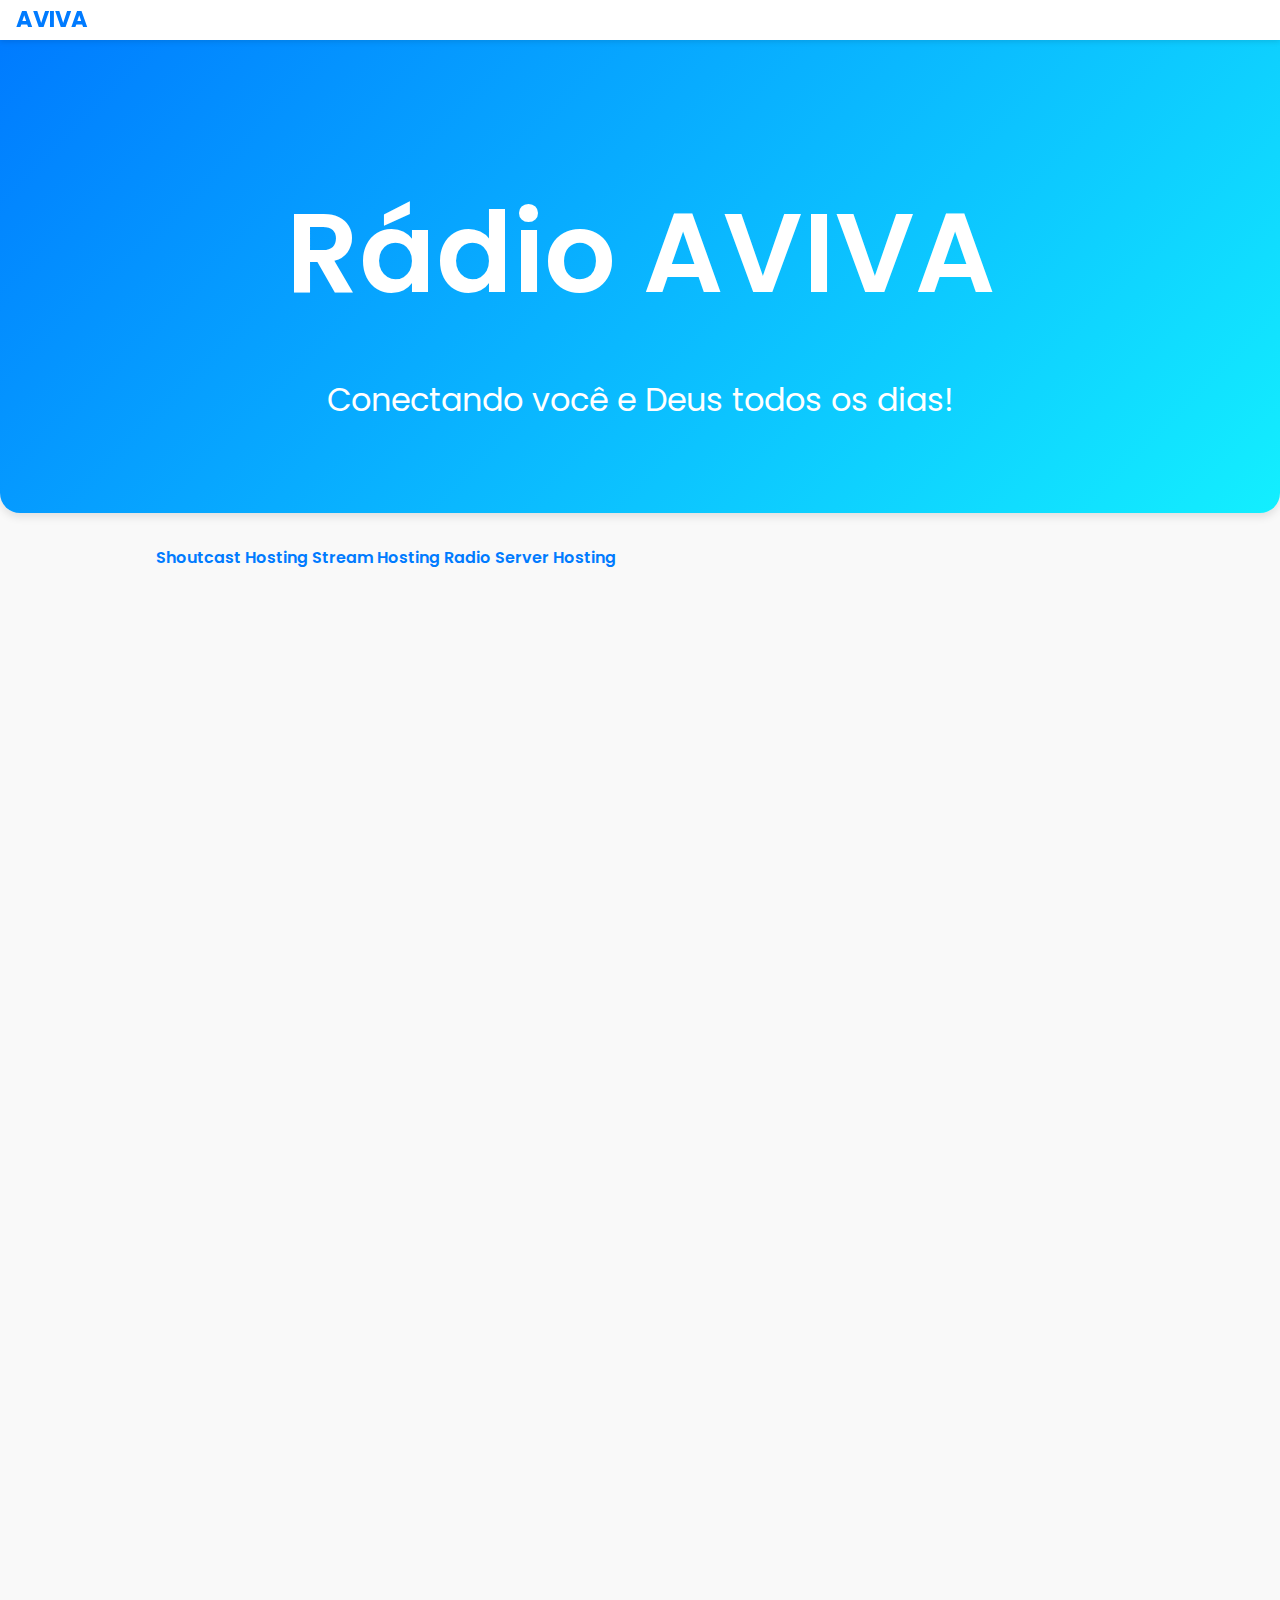
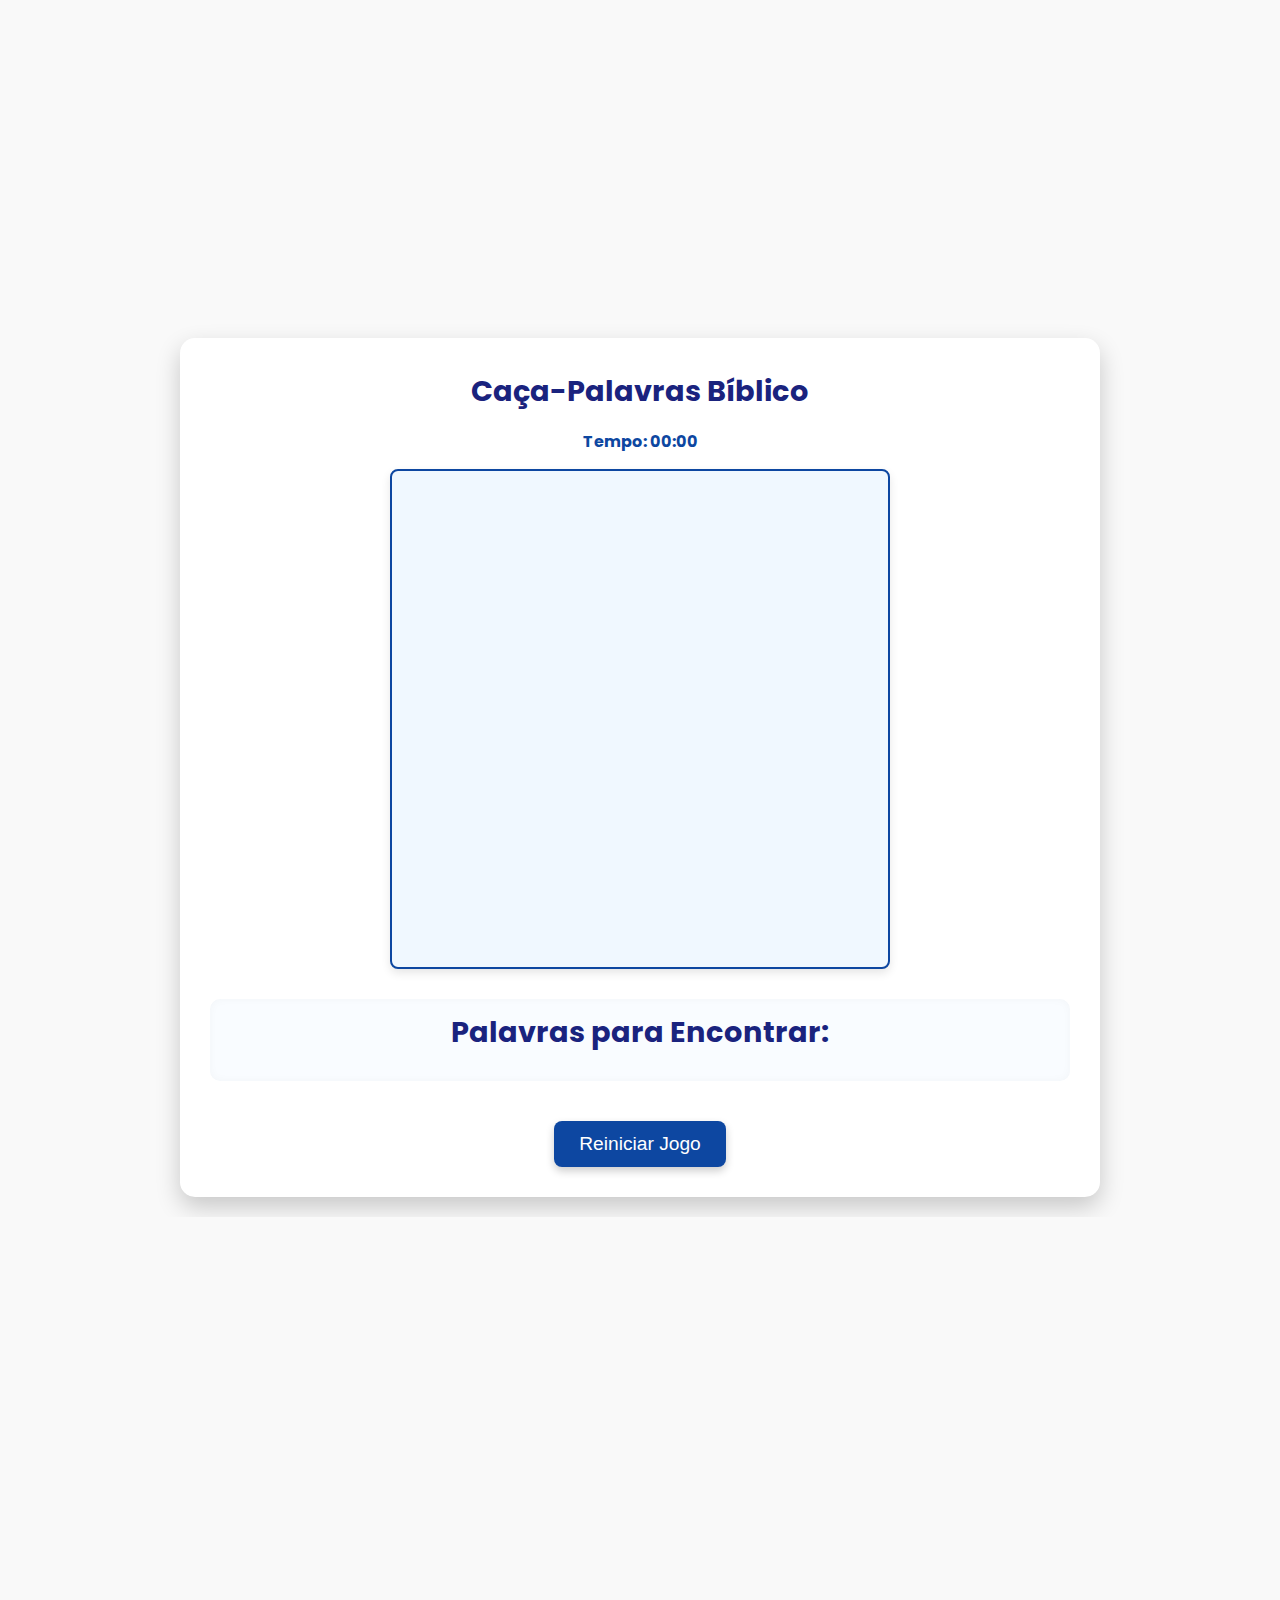
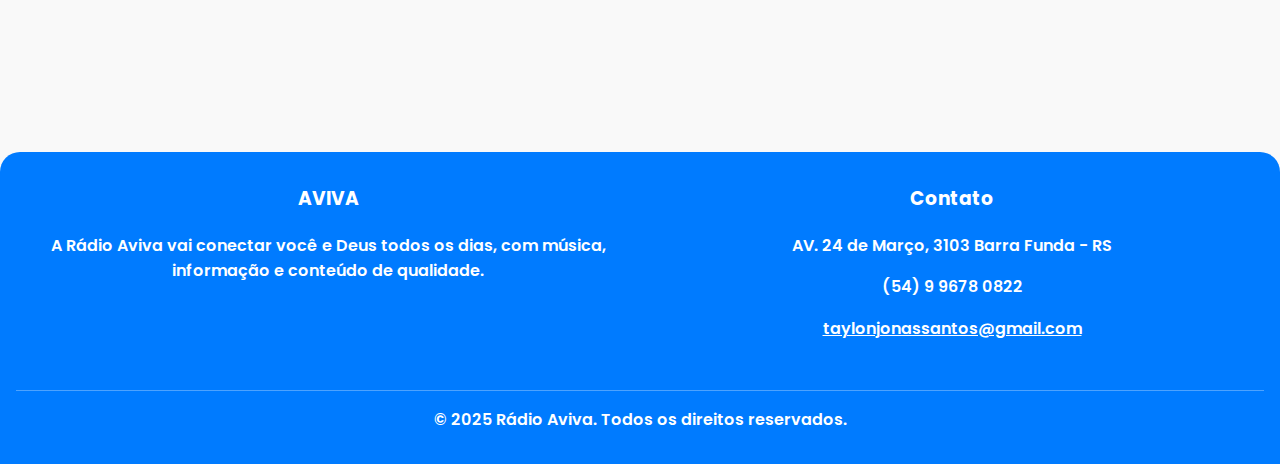
<file: wordsearch.html>
<!DOCTYPE html>
<html lang="pt-BR">
<head>
    <meta charset="UTF-8" />
    <meta name="description" content="Rádio AVIVA - Ouça músicas cristãs, pregações e podcasts que conectam você com Deus 24 horas por dia.">
    <meta name="keywords" content="rádio gospel, rádio cristã, louvor, pregação, música evangélica, Rádio AVIVA">
    <meta property="og:title" content="Rádio AVIVA - Música Cristã 24h" />
    <meta property="og:description" content="Ouça músicas cristãs, pregações e podcasts que conectam você com Deus a qualquer hora." />
    <meta name="viewport" content="width=device-width, initial-scale=1" />
    <title>Rádio AVIVA - Música Cristã Todos os dias!</title>

    <link href="https://fonts.googleapis.com/css2?family=Poppins:wght@400;600&display=swap" rel="stylesheet" />

    <style>
        :root {
            --cor-primaria: #ffffff;
            --cor-secundaria: #007bff;
            --cor-destaque: #13efff;
            --cor-fundo: #f9f9f9;
            --cor-texto: #333333;
            --font-base: 'Poppins', sans-serif;
            --radius-base: 12px;
            --shadow-base: 0 4px 8px rgba(0, 0, 0, 0.1);
        }

        *, *::before, *::after {
            box-sizing: border-box;
        }

        body {
            font-family: var(--font-base);
            background-color: var(--cor-fundo);
            color: var(--cor-texto);
            line-height: 1.6;
            margin: 0;
            padding-top: 40px; /* espaço para barra fixa topo */
            transition: background-color 0.3s, color 0.3s;
        }

        /* Barra fixa no topo */
        .top-bar {
            position: fixed;
            top: 0;
            left: 0;
            width: 100%;
            height: 40px;
            background: var(--cor-primaria);
            box-shadow: 0 2px 5px rgba(0,0,0,0.1);
            display: flex;
            align-items: center;
            padding: 0 1rem;
            z-index: 1000;
            justify-content: flex-start; /* Alinha os itens coladinhos à esquerda */
            gap: 1rem; /* Espaço pequeno entre itens */
        }

        .top-bar .logo {
            color: var(--cor-secundaria);
            font-weight: 700;
            font-size: 1.4rem;
            user-select: none;
            /* Remover flex para que a largura seja natural */
            flex: none;
        }

        .top-bar .player-controls {
            display: flex;
            align-items: center;
            gap: 0.5rem;
            flex: none;
        }

        .top-bar button.play-btn {
            background: var(--cor-secundaria);
            border: none;
            color: var(--cor-primaria);
            padding: 0.3rem 0.8rem;
            border-radius: 5px;
            font-weight: 600;
            cursor: pointer;
            display: flex;
            align-items: center;
            gap: 0.3rem;
            user-select: none;
            transition: background 0.3s ease;
        }
        .top-bar button.play-btn:hover {
            background: var(--cor-destaque);
        }

        .top-bar button.play-btn svg {
            width: 14px;
            height: 14px;
            fill: var(--cor-primaria);
        }

        .top-bar input[type="range"].volume {
            width: 100px;
            cursor: pointer;
        }

        header {
            background: linear-gradient(135deg, var(--cor-secundaria), var(--cor-destaque));
            color: var(--cor-primaria);
            padding: 3rem 1rem 4rem;
            text-align: center;
            border-radius: 0 0 20px 20px;
            box-shadow: var(--shadow-base);
            margin-top: 0;
        }

        header h1 {
            font-size: 7rem;
            margin-bottom: 0.5rem;
            font-weight: 600;
        }

        header p {
            font-size: 2rem;
            margin-bottom: 1.5rem;

        }

        .btn-ouvir {
            display: inline-block;
            background-color: var(--cor-destaque);
            color: var(--cor-primaria);
            padding: 0.75rem 1.5rem;
            border-radius: var(--radius-base);
            text-decoration: none;
            font-weight: 600;
            box-shadow: var(--shadow-base);
            transition: background 0.3s ease;
        }

        .btn-ouvir:hover {
            background-color: var(--cor-secundaria);
        }

        main.container {
            max-width: 1000px;
            margin: 2rem auto;
            padding: 0 1rem;
        }

        section.section {
            background: var(--cor-primaria);
            border-radius: var(--radius-base);
            padding: 2rem;
            margin-bottom: 2rem;
            box-shadow: var(--shadow-base);
            opacity: 0;
            transform: translateY(20px);
            animation: fadeInUp 0.8s forwards;
            animation-delay: 0.3s;
        }

        section.section h2 {
            color: var(--cor-secundaria);
            margin-bottom: 1rem;
            border-left: 5px solid var(--cor-destaque);
            padding-left: 0.5rem;
            font-weight: 600;
            font-size: 1.6rem;
        }

        .player {
            text-align: center;
            margin: 2rem 0;
        }

        footer {
            background-color: var(--cor-secundaria);
            color: var(--cor-primaria);
            text-align: center;
            padding: 1.5rem;
            border-radius: 20px 20px 0 0;
            margin-top: 3rem;
            font-weight: 600;
            font-size: 1rem;
        }

        ul {
            list-style: none;
            padding-left: 0;
            margin-top: 0.5rem;
        }

        ul li {
            margin-bottom: 1rem;
            line-height: 1.4;
        }

        ul li::before {
            content: " "; /* Remove o asterisco */
            color: var(--cor-destaque);
        }

        a {
            color: var(--cor-secundaria);
            text-decoration: none;
            font-weight: 600;
        }

        a:hover,
        a:focus {
            text-decoration: underline;
        }

        .missao-lista {
            display: flex;
            gap: 1.5rem;
            flex-wrap: wrap;
            margin-top: 1rem;
        }

        .missao-item {
            background-color: var(--cor-fundo);
            border-radius: var(--radius-base);
            padding: 1.5rem 1rem;
            box-shadow: 0 3px 6px rgba(0,0,0,0.1);
            flex: 1 1 250px;
            color: var(--cor-texto);
            transition: transform 0.3s ease;
        }

        .missao-item strong {
            display: block;
            color: var(--cor-secundaria);
            font-size: 1.2rem;
            margin-bottom: 0.6rem;
        }

        .missao-item:hover {
            transform: translateY(-5px);
            box-shadow: 0 6px 12px rgba(0,0,0,0.15);
        }

        form input, form textarea {
            width: 100%;
            padding: 0.75rem;
            margin-bottom: 1rem;
            border-radius: var(--radius-base);
            border: 1px solid #ccc;
            font-family: var(--font-base);
        }

        form button {
            background-color: var(--cor-secundaria);
            color: white;
            padding: 0.75rem 1.5rem;
            border: none;
            border-radius: var(--radius-base);
            cursor: pointer;
            font-weight: 600;
            transition: background 0.3s ease;
        }

        form button:hover {
            background-color: var(--cor-destaque);
        }

        @keyframes fadeInUp {
            to {
                opacity: 1;
                transform: translateY(0);
            }
        }

        @media (max-width: 800px) {
            header h1 {
                font-size: 2.5rem;
            }
            section.section h2 {
                font-size: 1.4rem;
            }
            main.container {
                margin: 1rem auto;
                padding: 0 0.5rem;
            }
            .missao-lista {
                flex-direction: column;
            }
        }

    </style>
    <link rel="stylesheet" href="wordsearch.css" />
</head>
<body>

    <div class="top-bar" role="banner" aria-label="Barra de controle da Rádio AVIVA">
        <div class="logo">AVIVA</div>
    </div>

    <header>
        <h1>Rádio AVIVA</h1>
        <p>Conectando você e Deus todos os dias!</p>
    </header>

    <main class="container" role="main">

        <div data-type="newStreamPlayer" data-publicToken="1b57d6fc-24fe-48ea-870f-6f0b671a989f" data-theme="light" data-color="1E50E8" data-channelId="9ef30700-8818-4006-9bdf-744edea19e9e" data-rendered="false" class="cstrEmbed"><a href="https://www.caster.fm">Shoutcast Hosting</a> <a href="https://www.caster.fm">Stream Hosting</a> <a href="https://www.caster.fm">Radio Server Hosting</a></div>
        <script src="//cdn.cloud.caster.fm//widgets/embed.js"></script>

        <section class="section versiculo" aria-label="Programação">
            <h2>Programação</h2>
                <p>A partir das 19:00h</p>
                <p>Uma vida cheia do Espírito!<br>Pregação e louvores</p>
        </section>

        <section class="section versiculo" aria-label="Versículo do Dia">
            <h2>Versículo do Dia</h2>
            <blockquote>               
                    <p>"Porque Deus amou o mundo de tal maneira que deu seu Filho unigênito, para que todo o que nele crê não pereça, mas tenha a vida eterna."</p>
                    <p><strong>João 3:16</strong></p>
            </blockquote>
        </section>
    
        <section class="section missao" aria-label="Nossa Missão">
            <h2>Nossa Missão</h2>
            <div class="missao-lista">
                <div class="missao-item"><strong>Evangelizar</strong> Levar a mensagem do evangelho para o maior número de pessoas possível, através da música, da palavra e do testemunho.</div>
                <div class="missao-item"><strong>Edificar</strong> Fortalecer a fé dos cristãos com conteúdos que edificam, ensinam e inspiram a viver os princípios da palavra de Deus.</div>
                <div class="missao-item"><strong>Conectar</strong> Criar uma comunidade onde os ouvintes possam se conectar uns com os outros, compartilhar experiências e crescer juntos na fé.</div>
            </div>
        </section>
        
        <section class="section missao" aria-label="Nossa História">
            <h2>Nossa História</h2>
            <div class="missao-lista">
                <div class="missao-item"><strong>AVIVA</strong> A Rádio Aviva nasceu do sonho de levar conteúdo cristão de qualidade para todas as pessoas, em qualquer lugar e a qualquer hora. Fundada em 2025, começamos como uma pequena web rádio com apenas um casal apaixonados por música e evangelização.
                O nome AVIVA surgiu por ter na igreja que frequentamos, uma banda que com esse nome, a qual fazemos parte tanto no louvor quanto na sonoplastia.
                Nosso sonho é levar a mensagem de Deus com louvores pregações e podcasts.</div>
            </div>
        </section>

        <div class="section game-section-wrapper" aria-label="Jogo Caça-Palavras Bíblico">
            <div class="body-wordsearch">
                <div class="container-wordsearch">
                    <h2>Caça-Palavras Bíblico</h2>
                    <div id="timer-display">Tempo: 00:00</div>
                    <div class="game-area-wordsearch">
                        <canvas id="wordSearchCanvas" width="500" height="500"></canvas>
                        <div class="word-list-container-wordsearch">
                            <h2>Palavras para Encontrar:</h2>
                            <ul id="word-list">
                            </ul>
                        </div>
                    </div>
                    <button id="restart-button" class="action-button">Reiniciar Jogo</button>
                    <div id="victory-message" class="victory-message" style="display:none;">
                        <p>Parabéns! Você encontrou todas as palavras!</p>
                        <button id="victory-restart-button" class="action-button">Jogar Novamente</button>
                    </div>
                </div>
            </div>
        </div>
        <section class="section pedido-oracao" aria-label="Pedido de Oração">
            <h2>Pedido de Oração</h2>
            <form id="formOracao" action="https://formspree.io/f/meogwlay" method="POST">
                <label>
                    Seu Nome:
                    <input type="text" name="nome" required>
                </label>
                <label>
                    Seu email:
                    <input type="email" name="email" required>
                </label>
                <label>
                    Pedido de Oração:
                    <textarea name="message"></textarea>
                </label>
                <button type="submit">Enviar</button>
            </form>
            <div id="formMensagem" style="margin-top:1rem; font-weight:bold;"></div>
        </section>

    </main>

    <footer role="contentinfo" style="background-color: #007bff; color: white; padding: 2rem 1rem; display: flex; justify-content: space-between; flex-wrap: wrap; align-items: flex-start; border-radius: 20px 20px 0 0; margin-top: 3rem;">

        <div style="flex: 1; min-width: 200px; margin-bottom: 1rem;">
            <h3 style="margin-top: 0;">AVIVA</h3>
            <p>A Rádio Aviva vai conectar você e Deus todos os dias, com música, informação e conteúdo de qualidade.</p>
        </div>

        <div style="flex: 1; min-width: 200px; margin-bottom: 1rem;">
            <h3 style="margin-top: 0;">Contato</h3>
            <p>AV. 24 de Março, 3103 Barra Funda - RS</p>
            <p>(54) 9 9678 0822</p>
            <p><a href="mailto:taylonjonassantos@gmail.com" style="color: white; text-decoration: underline;">taylonjonassantos@gmail.com</a></p>
        </div>

        <div style="width: 100%; text-align: center; margin-top: 1rem; border-top: 1px solid rgba(255,255,255,0.3); padding-top: 1rem;">
            © 2025 Rádio Aviva. Todos os direitos reservados.
        </div>

    </footer>

    <script src="wordsearch.js"></script>
    <script>
        // SEU SCRIPT EXISTENTE AQUI (Do formulário e do player da rádio)
        let isPlaying = false;
    
        const form = document.getElementById('formOracao');
        const mensagem = document.getElementById('formMensagem');

        form.addEventListener('submit', async e => {
            e.preventDefault();

            const formData = new FormData(form);
            const data = new URLSearchParams(formData);

            try {
                const response = await fetch('https://formspree.io/f/meogwlay', {
                    method: 'POST',
                    headers: { 'Accept': 'application/json' },
                    body: data
                });

                if (response.ok) {
                    mensagem.textContent = 'Pedido enviado com sucesso! Obrigado pela confiança.';
                    mensagem.style.color = 'green';
                    form.reset();
                } else {
                    mensagem.textContent = 'Erro ao enviar o pedido. Tente novamente.';
                    mensagem.style.color = 'red';
                }
            } catch (error) {
                mensagem.textContent = 'Erro de conexão. Por favor, tente mais tarde.';
                mensagem.style.color = 'red';
            }
        });

        // Seu script existente (Formulário, etc.) ...

// --- FIM DO NOVO CÓDIGO ---
    </script>

</body>
</html>
</file>
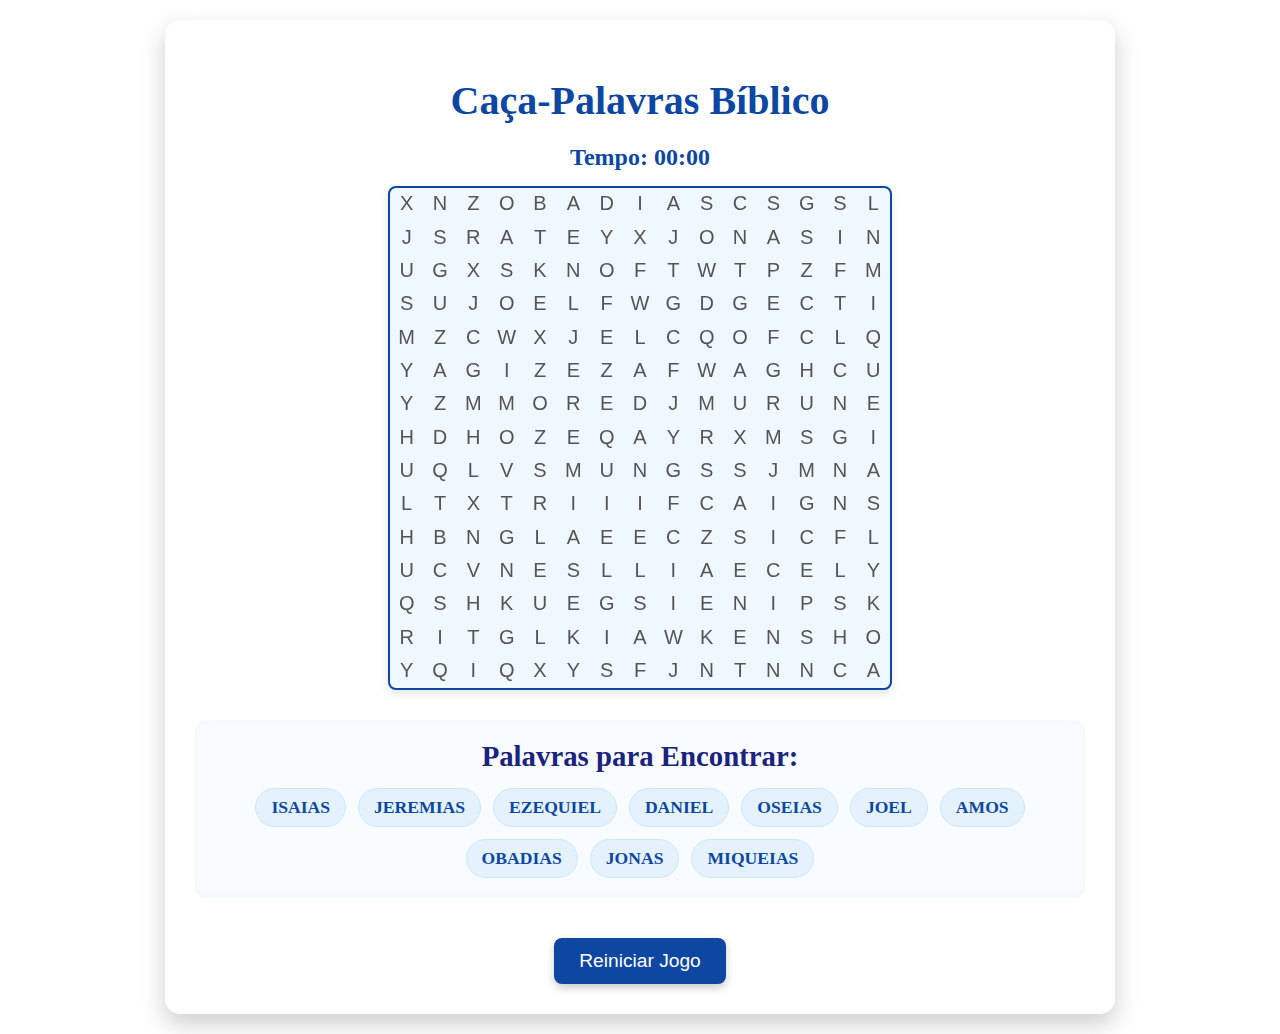
<file: web-radioaviva/wordsearch.html>
<!DOCTYPE html>
<html lang="pt-BR">
<head>
    <meta charset="UTF-8">
    <meta name="viewport" content="width=device-width, initial-scale=1.0">
    <title>Caça-Palavras Bíblico - Rádio AVIVA</title>
    <link rel="stylesheet" href="wordsearch.css">
</head>
<body>
    <div class="container-wordsearch">
        <h1>Caça-Palavras Bíblico</h1>
        <div id="timer-display">Tempo: 00:00</div>
        <div class="game-area-wordsearch">
            <canvas id="wordSearchCanvas" width="500" height="500"></canvas>
            <div class="word-list-container-wordsearch">
                <h2>Palavras para Encontrar:</h2>
                <ul id="word-list">
                </ul>
            </div>
        </div>
        <button id="restart-button" class="action-button">Reiniciar Jogo</button>
        <div id="victory-message" class="victory-message" style="display:none;">
            <p>Parabéns! Você encontrou todas as palavras!</p>
            <button id="victory-restart-button" class="action-button">Jogar Novamente</button>
        </div>
    </div>
    <script src="wordsearch.js"></script>
</body>
</html>
</file>
<file: web-radioaviva/wordsearch.css>
/* Para isolar os estilos do jogo, usamos '.body-wordsearch' como wrapper */
.body-wordsearch {
    /* Estas propriedades são para o caça-palavras agir como uma seção separada */
    display: flex;
    justify-content: center;
    align-items: center;
    background: none; /* Remover o gradiente de fundo se o body principal já tem um */
    margin: 0;
    color: #333;
    padding: 0; /* Remover padding padrão do body */
    width: 100%; /* Garantir que o wrapper do jogo ocupe o espaço disponível */

    /* ESSENCIAL: Adiciona position: relative para que os confetes sejam posicionados em relação a este elemento */
    position: relative;
    /* ESSENCIAL: Garante que os confetes não vazem para fora desta área */
    overflow: hidden;
    /* NOVO: Define uma altura mínima para a área do jogo, ou pode usar flex-grow no .container-wordsearch se preferir */
    min-height: 700px; /* Ajuste esta altura se o seu jogo for maior ou menor */
}

/* Alterado de .container para .container-wordsearch para evitar conflitos */
.container-wordsearch {
    background-color: #fff;
    padding: 30px;
    border-radius: 15px;
    box-shadow: 0 10px 25px rgba(0, 0, 0, 0.2);
    text-align: center;
    max-width: 950px;
    width: 95%;
    margin: 20px auto;
    display: flex;
    flex-direction: column;
    align-items: center;
    box-sizing: border-box;
}

/* Títulos h1 e h2 do jogo - podem ser específicos ou gerais */
.container-wordsearch h1 { /* Mais específico para não afetar outros h1 */
    color: #0d47a1;
    margin-bottom: 20px;
    font-size: 2.5em;
}

.container-wordsearch h2 { /* Mais específico para não afetar outros h2 */
    color: #1a237e;
    margin-top: 0;
    margin-bottom: 15px;
    font-size: 1.8em;
}

/* Alterado de .game-area para .game-area-wordsearch para evitar conflitos */
.game-area-wordsearch {
    display: flex;
    flex-wrap: wrap;
    justify-content: center;
    gap: 30px;
    margin-bottom: 20px;
    width: 100%;
    align-items: flex-start;
}

#wordSearchCanvas {
    border: 2px solid #0d47a1;
    border-radius: 8px;
    background-color: #f0f8ff;
    box-shadow: 0 4px 10px rgba(0, 0, 0, 0.1);
    max-width: 500px;
    height: auto;
    display: block;
}

/* Alterado de .word-list-container para .word-list-container-wordsearch para evitar conflitos */
.word-list-container-wordsearch {
    background-color: #f9fcff;
    padding: 20px;
    border-radius: 10px;
    box-shadow: inset 0 0 10px rgba(0, 0, 0, 0.03);
    flex-grow: 1;
    min-width: 250px;
    box-sizing: border-box;
}

#word-list {
    list-style: none;
    padding: 0;
    margin: 0;
    display: flex;
    flex-wrap: wrap;
    justify-content: center;
    gap: 12px;
}

#word-list li {
    background-color: #e3f2fd;
    padding: 8px 15px;
    border-radius: 20px;
    border: 1px solid #cce7fc;
    color: #0d47a1;
    font-weight: bold;
    font-size: 1.1em;
    transition: background-color 0.3s, color 0.3s, text-decoration 0.3s;
    white-space: nowrap;
}

#word-list li.found-word {
    text-decoration: line-through;
    color: #4CAF50;
    background-color: #e8f5e9;
    border-color: #c8e6c9;
}

.action-button {
    background-color: #0d47a1;
    color: white;
    border: none;
    padding: 12px 25px;
    border-radius: 8px;
    font-size: 1.2em;
    cursor: pointer;
    margin-top: 20px;
    transition: background-color 0.3s ease, transform 0.2s;
    box-shadow: 0 4px 8px rgba(0, 0, 0, 0.2);
}

.action-button:hover {
    background-color: #1a237e;
    transform: translateY(-2px);
}

.victory-message {
    margin-top: 30px;
    font-size: 1.8em;
    color: #2e7d32;
    font-weight: bold;
    display: none;
    animation: slideIn 0.8s ease-out forwards;
}

@keyframes slideIn {
    0% { opacity: 0; transform: translateY(50px); }
    100% { opacity: 1; transform: translateY(0); }
}

/* Confetti animation */
.confetti {
    position: absolute;
    width: 10px;
    height: 10px;
    background-color: #ffd700;
    opacity: 0;
    animation: confetti-fall linear infinite;
    z-index: 10; /* Valor alto para garantir que esteja acima do jogo */
    border-radius: 50%;
}

@keyframes confetti-fall {
    0% { transform: translateY(-20px) rotate(0deg); opacity: 1; } /* Começa um pouco acima */
    /* NOVO: Cai até o final do contêiner pai, 100% da altura do `.body-wordsearch` + 20px para sair completamente */
    100% { transform: translateY(calc(100% + 20px)) rotate(720deg); opacity: 0; }
}

.confetti:nth-child(even) { background-color: #ff6f61; animation-delay: 0.5s; }
.confetti:nth-child(3n) { background-color: #88d8b0; animation-delay: 1s; }
.confetti:nth-child(4n) { background-color: #6a0572; animation-delay: 1.5s; }
.confetti:nth-child(5n) { background-color: #f7cac9; animation-delay: 2s; }
.confetti:nth-child(odd) { background-color: #4CAF50; animation-delay: 0.2s; }
.confetti:nth-child(6n) { background-color: #1e88e5; animation-delay: 0.8s; }

/* Estilo para o display do timer */
#timer-display {
    font-size: 1.5em;
    font-weight: bold;
    color: #0d47a1; /* Cor para combinar com seu site */
    margin-bottom: 15px;
    text-align: center;
}


/* --- Media Queries para Responsividade --- */

/* Telas menores que 768px (tablets e celulares em landscape) */
@media (max-width: 768px) {
    .container-wordsearch { /* Alterado */
        padding: 20px;
        margin: 10px auto;
    }
    .game-area-wordsearch { /* Alterado */
        flex-direction: column;
        gap: 20px;
    }
    #wordSearchCanvas {
        width: 100%;
        max-width: 400px;
        margin: 0 auto;
    }
    .word-list-container-wordsearch { /* Alterado */
        min-width: unset;
        width: 100%;
    }
    .container-wordsearch h1 { font-size: 2em; } /* Mais específico */
    .container-wordsearch h2 { font-size: 1.5em; } /* Mais específico */
    #word-list li { font-size: 0.95em; padding: 7px 14px; }
    .victory-message { font-size: 1.6em; }
    .action-button { font-size: 1.1em; padding: 10px 22px; }
    .body-wordsearch { /* NOVO: Ajuste a altura mínima para telas menores */
        min-height: 600px;
    }
}

/* Telas menores que 480px (celulares) */
@media (max-width: 480px) {
    .container-wordsearch { /* Alterado */
        padding: 15px;
        margin: 5px auto;
    }
    .container-wordsearch h1 { font-size: 1.8em; margin-bottom: 15px; } /* Mais específico */
    .container-wordsearch h2 { font-size: 1.3em; margin-bottom: 10px; } /* Mais específico */
    #word-list li { font-size: 0.85em; padding: 6px 12px; gap: 8px; }
    .victory-message { font-size: 1.3em; }
    .action-button { font-size: 1em; padding: 8px 18px; }

    #wordSearchCanvas {
        max-width: 90vw;
    }
    .body-wordsearch { /* NOVO: Ajuste a altura mínima para telas muito pequenas */
        min-height: 550px;
    }
}
</file>
<file: wordsearch.css>
:root {
    /* Variáveis de estilo para fácil ajuste */
    --grid-cell-size-mobile: 20px;
    --grid-cell-size-desktop: 40px; /* Mantido em 40px, pois é um bom tamanho para desktop */
    --grid-gap-mobile: 1px; /* Será sobrescrito para 0px para o efeito de cápsula */
    --grid-gap-desktop: 4px; /* Será sobrescrito para 0px para o efeito de cápsula */
    --primary-bg-color: #f0f0f0;
    --grid-bg-color: #ffffff;
    --text-color-dark: #333;
    --text-color-light: #555;
    --selection-color: rgba(100, 150, 255, 0.3); /* Cor transparente para seleção temporária */
    --found-word-color: #7B68EE; /* Cor sólida para palavras encontradas (ex: MediumSlateBlue) */

/* Para isolar os estilos do jogo, usamos '.body-wordsearch' como wrapper */
.body-wordsearch {
    /* Estas propriedades são para o caça-palavras agir como uma seção separada */
    display: flex;
    justify-content: center;
    align-items: center;
    background: none; /* Remover o gradiente de fundo se o body principal já tem um */
    margin: 0;
    color: #333;
    padding: 0; /* Remover padding padrão do body */
    width: 100%; /* Garantir que o wrapper do jogo ocupe o espaço disponível */

    /* ESSENCIAL: Adiciona position: relative para que os confetes sejam posicionados em relação a este elemento */
    position: relative;
    /* ESSENCIAL: Garante que os confetes não vazem para fora desta área */
    overflow: hidden;
    /* NOVO: Define uma altura mínima para a área do jogo, ou pode usar flex-grow no .container-wordsearch se preferir */
    min-height: 700px; /* Ajuste esta altura se o seu jogo for maior ou menor */
}

/* Alterado de .container para .container-wordsearch para evitar conflitos */
.container-wordsearch {
    background-color: #fff;
    padding: 30px;
    border-radius: 15px;
    box-shadow: 0 10px 25px rgba(0, 0, 0, 0.2);
    text-align: center;
    max-width: 950px;
    width: 95%;
    margin: 20px auto;
    display: flex;
    flex-direction: column;
    align-items: center;
    box-sizing: border-box;
}

/* Títulos h1 e h2 do jogo - podem ser específicos ou gerais */
.container-wordsearch h1 { /* Mais específico para não afetar outros h1 */
    color: #0d47a1;
    margin-bottom: 20px;
    font-size: 2.5em;
}

.container-wordsearch h2 { /* Mais específico para não afetar outros h2 */
    color: #1a237e;
    margin-top: 0;
    margin-bottom: 15px;
    font-size: 1.8em;
}

/* Alterado de .game-area para .game-area-wordsearch para evitar conflitos */
.game-area-wordsearch {
    display: flex;
    flex-wrap: wrap;
    justify-content: center;
    gap: 30px;
    margin-bottom: 20px;
    width: 100%;
    align-items: flex-start;
}

#wordSearchCanvas {
    border: 2px solid #0d47a1;
    border-radius: 8px;
    background-color: #f0f8ff;
    box-shadow: 0 4px 10px rgba(0, 0, 0, 0.1);
    max-width: 500px;
    height: auto;
    display: block;
}

/* Alterado de .word-list-container para .word-list-container-wordsearch para evitar conflitos */
.word-list-container-wordsearch {
    background-color: #f9fcff;
    padding: 10px;
    border-radius: 10px;
    box-shadow: inset 0 0 10px rgba(0, 0, 0, 0.03);
    flex-grow: 1;
    min-width: 250px;
    box-sizing: border-box;
}

#word-list {
    list-style: none;
    padding: 0;
    margin: 0;
    display: flex;
    flex-wrap: wrap;
    justify-content: center;
    gap: 12px;
}

#word-list li {
    background-color: #e3f2fd;
    padding: 8px 15px;
    border-radius: 20px;
    border: 1px solid #cce7fc;
    color: #0d47a1;
    font-weight: bold;
    font-size: 0.5em;
    transition: background-color 0.3s, color 0.3s, text-decoration 0.3s;
    white-space: nowrap;
}

#word-list li.found-word {
    text-decoration: line-through;
    color: #4CAF50;
    background-color: #e8f5e9;
    border-color: #c8e6c9;
}

.action-button {
    background-color: #0d47a1;
    color: white;
    border: none;
    padding: 12px 25px;
    border-radius: 8px;
    font-size: 1.2em;
    cursor: pointer;
    margin-top: 20px;
    transition: background-color 0.3s ease, transform 0.2s;
    box-shadow: 0 4px 8px rgba(0, 0, 0, 0.2);
}

.action-button:hover {
    background-color: #1a237e;
    transform: translateY(-2px);
}

.victory-message {
    margin-top: 30px;
    font-size: 1.8em;
    color: #2e7d32;
    font-weight: bold;
    display: none;
    animation: slideIn 0.8s ease-out forwards;
}

@keyframes slideIn {
    0% { opacity: 0; transform: translateY(50px); }
    100% { opacity: 1; transform: translateY(0); }
}

/* Confetti animation */
.confetti {
    position: absolute;
    width: 10px;
    height: 10px;
    background-color: #ffd700;
    opacity: 0;
    animation: confetti-fall linear infinite;
    z-index: 10; /* Valor alto para garantir que esteja acima do jogo */
    border-radius: 50%;
}

@keyframes confetti-fall {
    0% { transform: translateY(-20px) rotate(0deg); opacity: 1; } /* Começa um pouco acima */
    /* NOVO: Cai até o final do contêiner pai, 100% da altura do `.body-wordsearch` + 20px para sair completamente */
    100% { transform: translateY(calc(100% + 20px)) rotate(720deg); opacity: 0; }
}

.confetti:nth-child(even) { background-color: #ff6f61; animation-delay: 0.5s; }
.confetti:nth-child(3n) { background-color: #88d8b0; animation-delay: 1s; }
.confetti:nth-child(4n) { background-color: #6a0572; animation-delay: 1.5s; }
.confetti:nth-child(5n) { background-color: #f7cac9; animation-delay: 2s; }
.confetti:nth-child(odd) { background-color: #4CAF50; animation-delay: 0.2s; }
.confetti:nth-child(6n) { background-color: #1e88e5; animation-delay: 0.8s; }

/* Estilo para o display do timer */
#timer-display {
    font-size: 1em;
    font-weight: bold;
    color: #0d47a1; /* Cor para combinar com seu site */
    margin-bottom: 15px;
    text-align: center;
}


/* --- Media Queries para Responsividade --- */

/* Telas menores que 768px (tablets e celulares em landscape) */
@media (max-width: 768px) {
    .container-wordsearch { /* Alterado */
        padding: 20px;
        margin: 10px auto;
    }
    .game-area-wordsearch { /* Alterado */
        flex-direction: column;
        gap: 20px;
    }
    #wordSearchCanvas {
        width: 100%;
        max-width: 400px;
        margin: 0 auto;
    }
    .word-list-container-wordsearch { /* Alterado */
        min-width: unset;
        width: 100%;
    }
    .container-wordsearch h1 { font-size: 1em; } /* Mais específico */
    .container-wordsearch h2 { font-size: 1em; } /* Mais específico */
    #word-list li { font-size: 0.7em; padding: 7px 14px; }
    .victory-message { font-size: 1em; }
    .action-button { font-size: 1.1em; padding: 10px 22px; }
    .body-wordsearch { /* NOVO: Ajuste a altura mínima para telas menores */
        min-height: 600px;
    }
}

/* Telas menores que 480px (celulares) */
@media (max-width: 480px) {
    .container-wordsearch { /* Alterado */
        padding: 15px;
        margin: 5px auto;
    }
    .container-wordsearch h1 { font-size: 1em; margin-bottom: 15px; } /* Mais específico */
    .container-wordsearch h2 { font-size: 1em; margin-bottom: 10px; } /* Mais específico */
    #word-list li { font-size: 0.7em; padding: 2px 2px; gap: 2px; }
    .victory-message { font-size: 1em; }
    .action-button { font-size: 1em; padding: 8px 18px; }

    #wordSearchCanvas {
        max-width: 90vw;
    }
    .body-wordsearch { /* NOVO: Ajuste a altura mínima para telas muito pequenas */
        min-height: 550px;
    }
}

/* Overlay escuro na tela toda */
.overlay {
  position: fixed;
  top: 0;
  left: 0;
  width: 100%;
  height: 100%;
  background-color: rgba(33, 33, 33, 0.9); /* fundo escuro */
  display: flex;
  justify-content: center;
  align-items: center;
  z-index: 9999;
}

#start-button {
  font-size: 3rem;
  padding: 20px 40px;
  border: none;
  border-radius: 10px;
  background-color: #0d6efd;
  color: white;
  cursor: pointer;
  transition: transform 0.2s ease;
}

#start-button:hover {
  transform: scale(1.05);
}

.exit-btn {
  background-color: #0d6efd;
  color: white;
  border: none;
  padding: 6px 14px;
  border-radius: 6px;
  font-weight: bold;
  font-size: 14px;
  cursor: pointer;
  transition: background-color 0.2s ease;
  margin-left: 20rem;
  margin-top: -3rem;
}

.exit-btn:hover {
  background-color: #084fc7;
}
</file>
